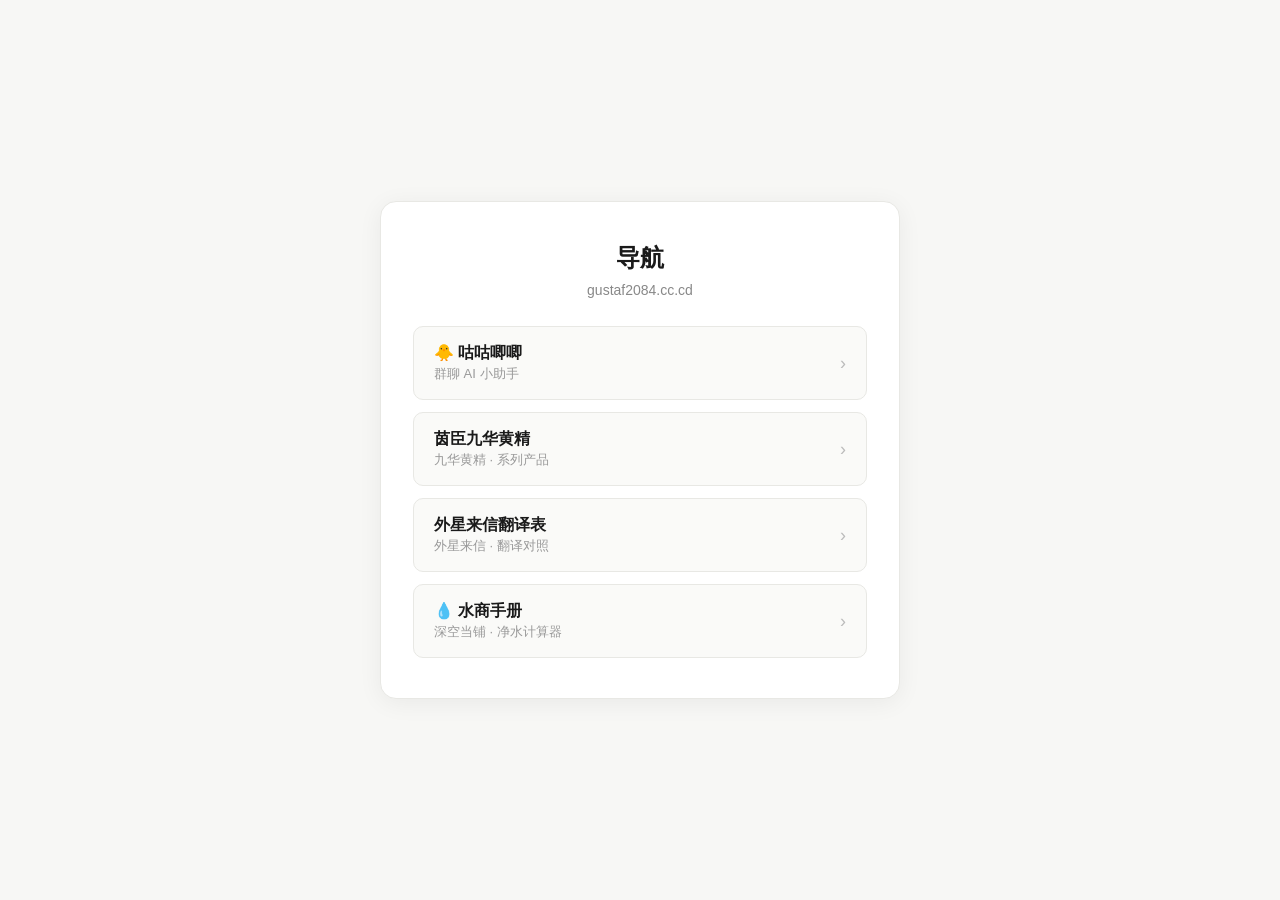
<file: index.html>
<!DOCTYPE html>
<html lang="zh-CN">
<head>
<meta charset="UTF-8">
<meta name="viewport" content="width=device-width, initial-scale=1.0">
<title>导航 · gustaf2084.cc.cd</title>
<style>
  * { box-sizing: border-box; margin: 0; padding: 0; }
  body {
    font-family: -apple-system, BlinkMacSystemFont, "Segoe UI", "PingFang SC", "Hiragino Sans GB", "Microsoft YaHei", sans-serif;
    background: #f7f7f5;
    color: #1a1a1a;
    min-height: 100vh;
    display: flex;
    align-items: center;
    justify-content: center;
    padding: 24px;
  }
  .card {
    background: #fff;
    border: 1px solid #e8e8e4;
    border-radius: 16px;
    max-width: 520px;
    width: 100%;
    padding: 40px 32px;
    box-shadow: 0 4px 24px rgba(0, 0, 0, 0.06);
  }
  h1 {
    font-size: 24px;
    font-weight: 700;
    text-align: center;
    margin-bottom: 8px;
  }
  .sub {
    text-align: center;
    font-size: 14px;
    color: #888;
    margin-bottom: 28px;
  }
  .links {
    display: flex;
    flex-direction: column;
    gap: 12px;
  }
  .links a {
    display: flex;
    align-items: center;
    justify-content: space-between;
    padding: 16px 20px;
    border-radius: 10px;
    font-size: 16px;
    text-decoration: none;
    color: #1a1a1a;
    background: #fafaf8;
    border: 1px solid #e8e8e4;
    transition: border-color 0.15s, background 0.15s;
  }
  .links a:hover {
    border-color: #ec8b4f;
    background: #fff9f0;
  }
  .links a .name { font-weight: 600; }
  .links a .desc { font-size: 13px; color: #999; }
  .links a .arrow { color: #bbb; font-size: 18px; }
</style>
</head>
<body>
  <div class="card">
    <h1>导航</h1>
    <div class="sub">gustaf2084.cc.cd</div>
    <div class="links">
      <a href="/gugujiji.html">
        <span>
          <span class="name">🐥 咕咕唧唧</span><br>
          <span class="desc">群聊 AI 小助手</span>
        </span>
        <span class="arrow">›</span>
      </a>
      <a href="/yinchen/">
        <span>
          <span class="name">茵臣九华黄精</span><br>
          <span class="desc">九华黄精 · 系列产品</span>
        </span>
        <span class="arrow">›</span>
      </a>
      <a href="/aliens/">
        <span>
          <span class="name">外星来信翻译表</span><br>
          <span class="desc">外星来信 · 翻译对照</span>
        </span>
        <span class="arrow">›</span>
      </a>
      <a href="/water-merchant-guide.html">
        <span>
          <span class="name">💧 水商手册</span><br>
          <span class="desc">深空当铺 · 净水计算器</span>
        </span>
        <span class="arrow">›</span>
      </a>
    </div>
  </div>
</body>
</html>
</file>
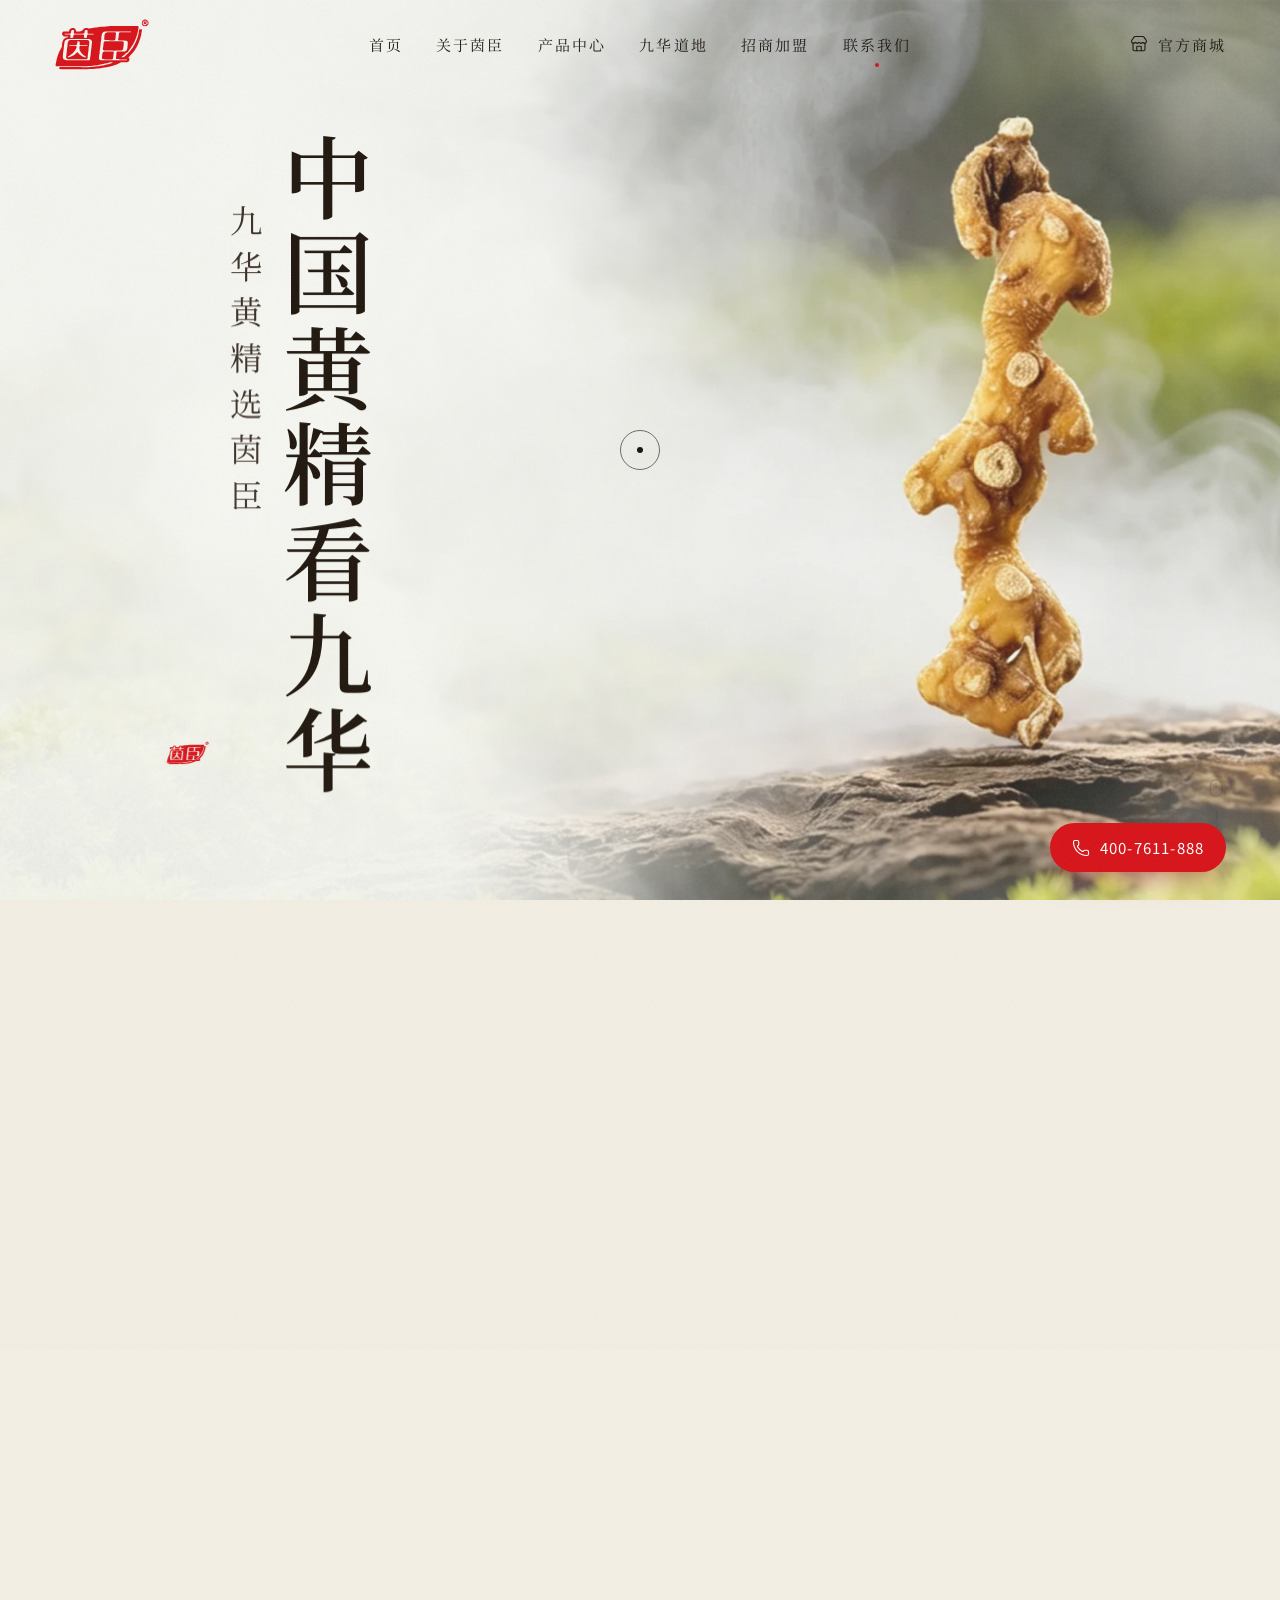
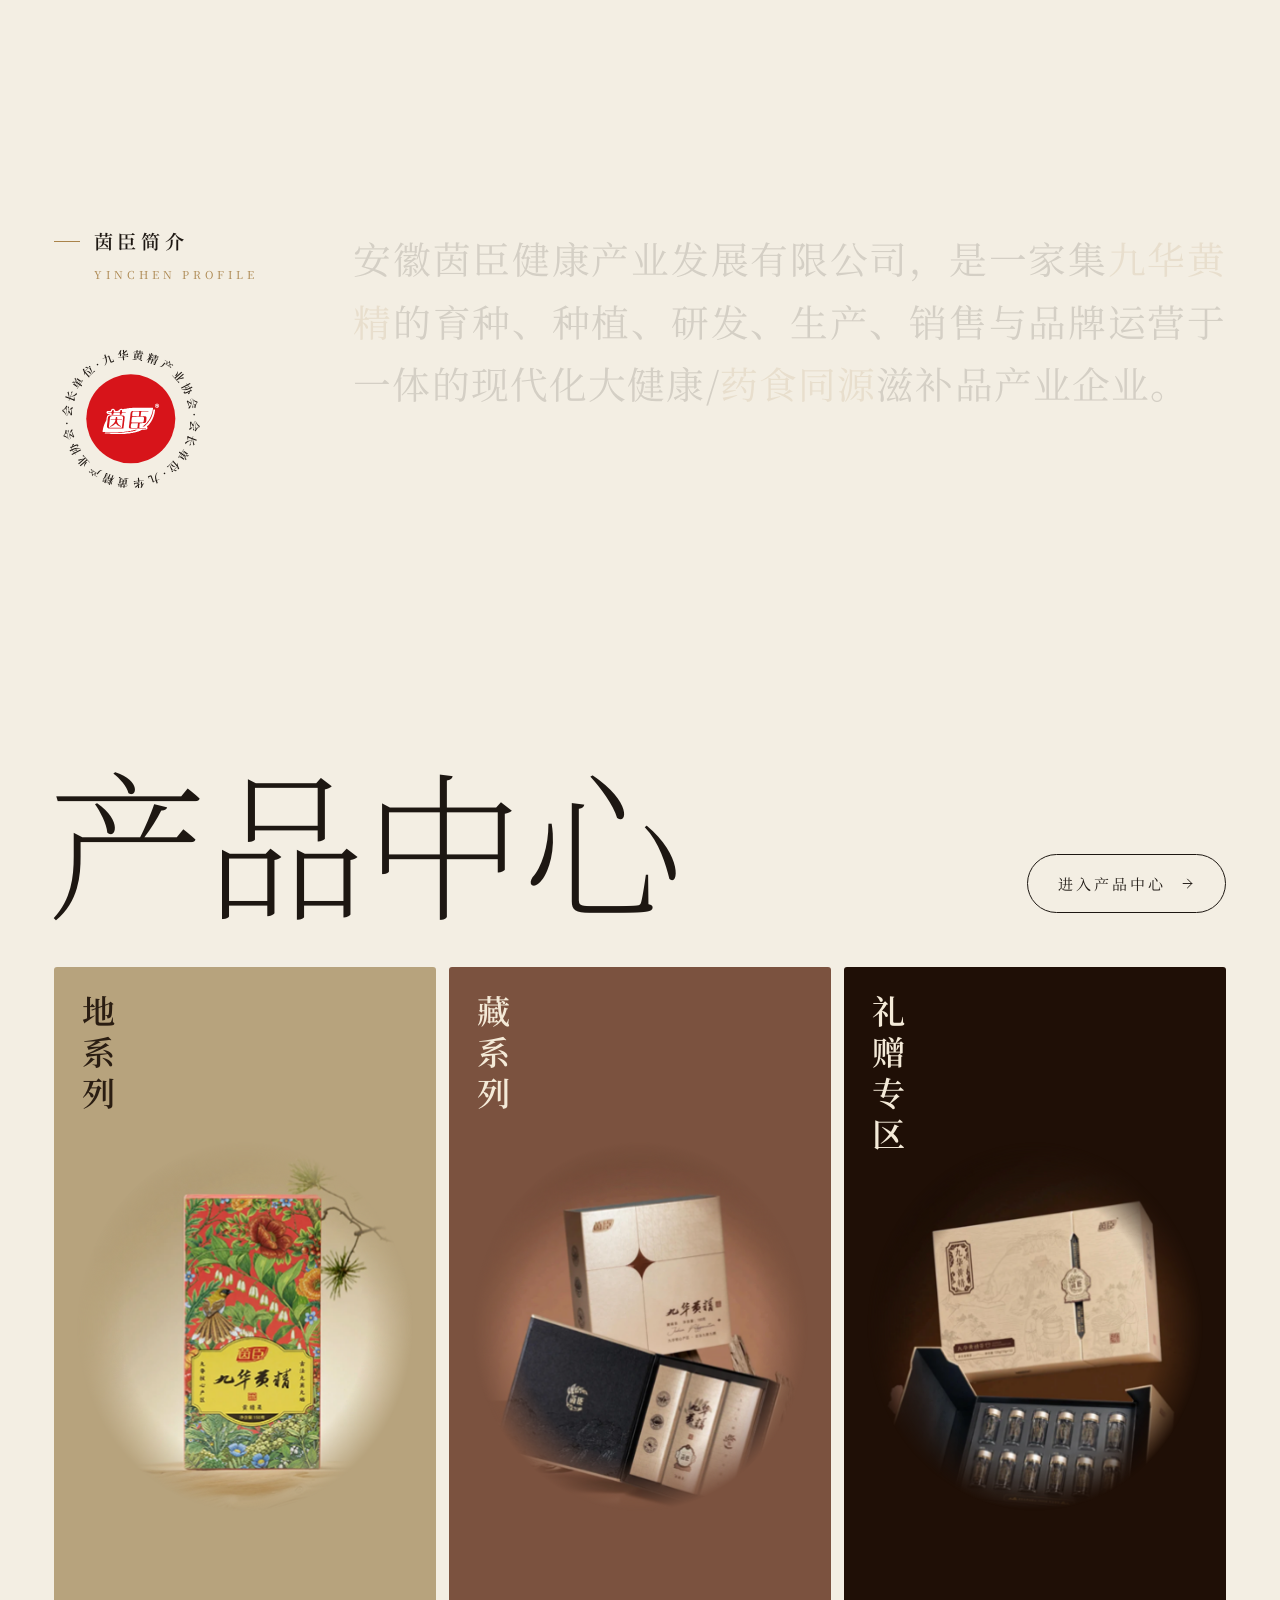
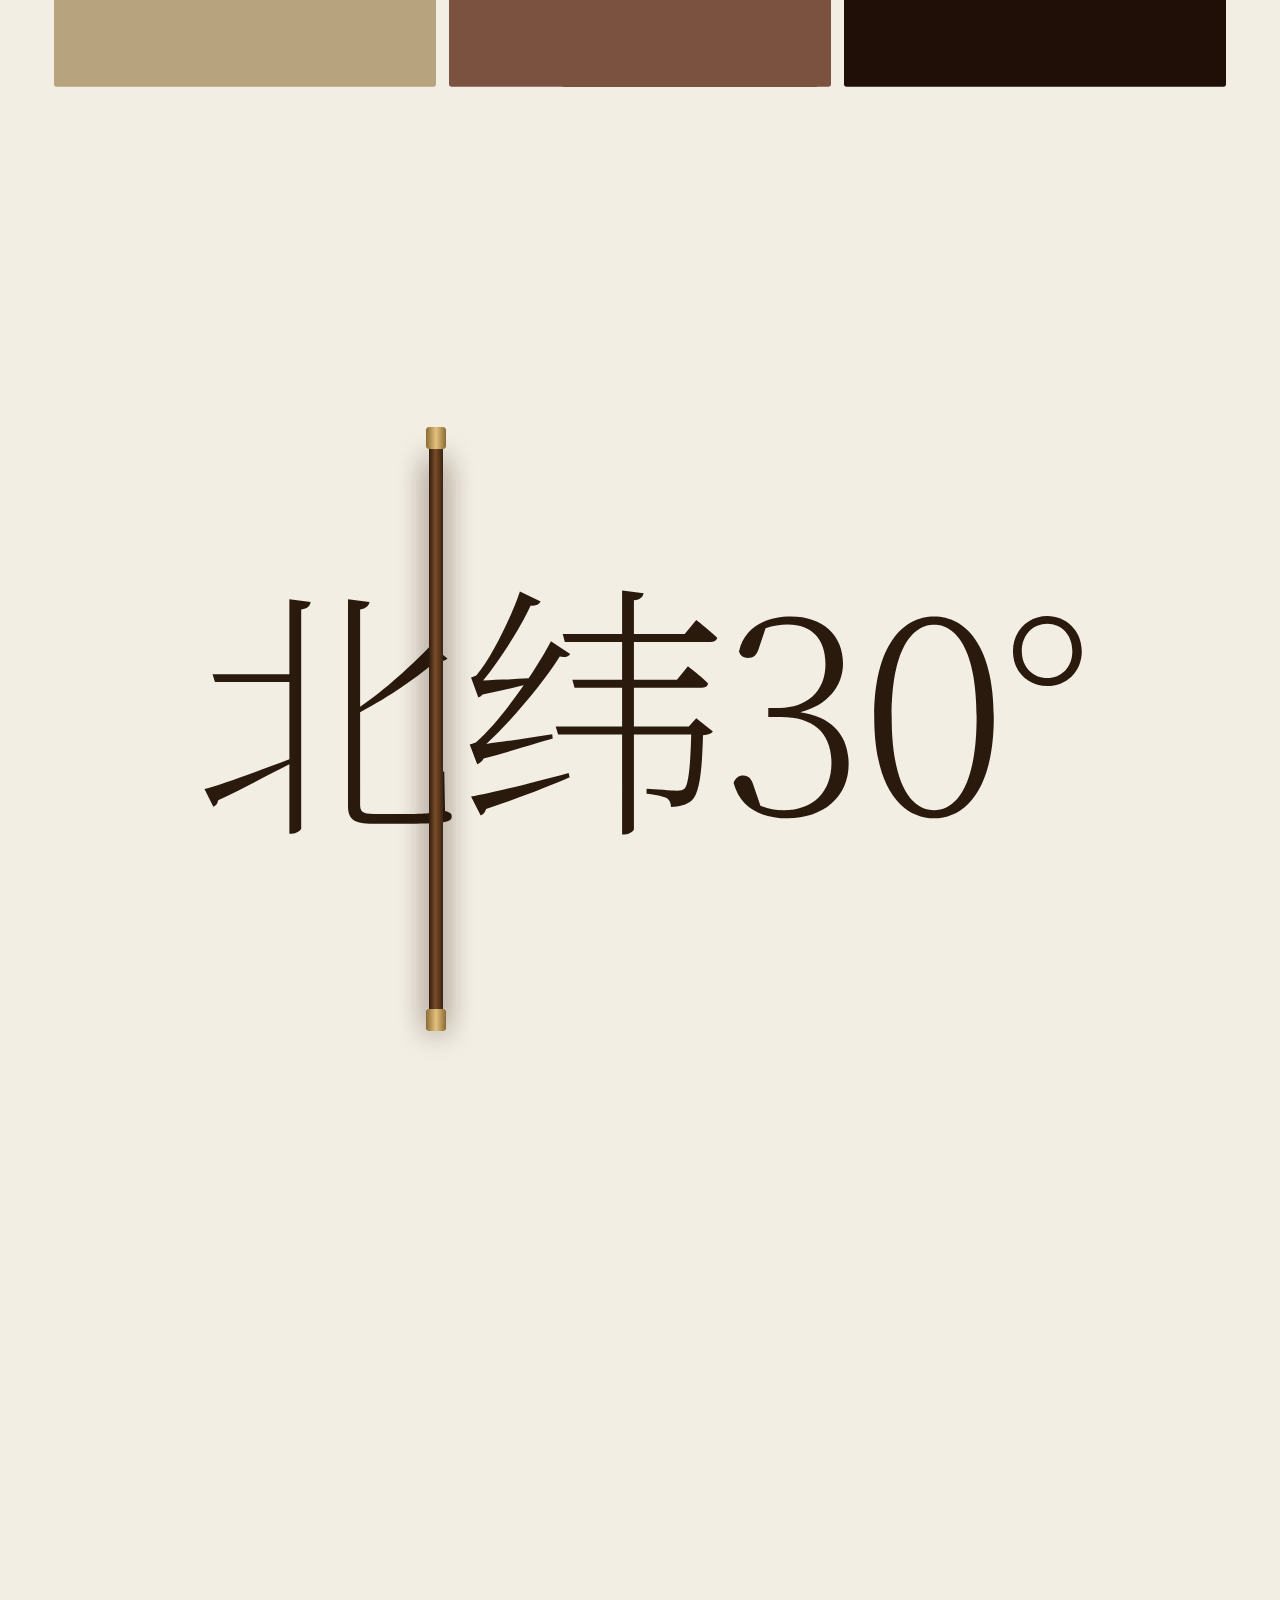
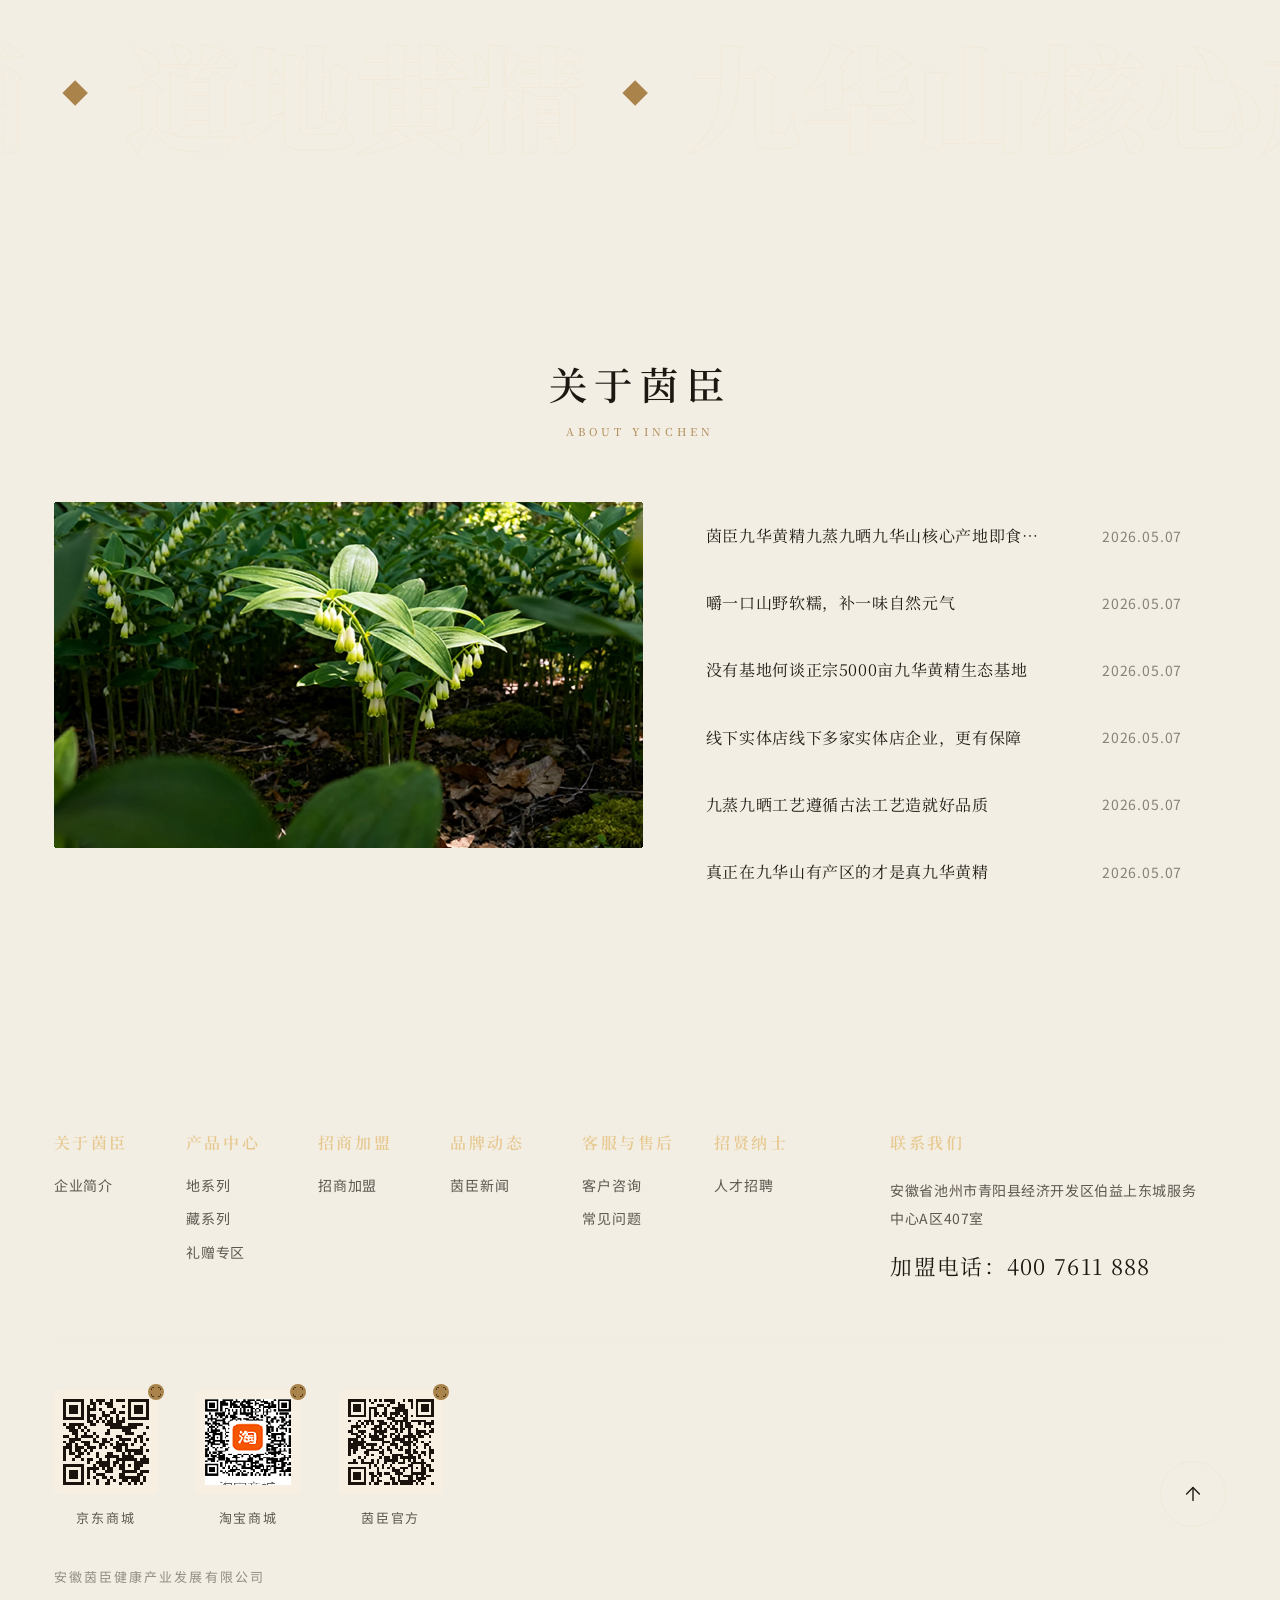
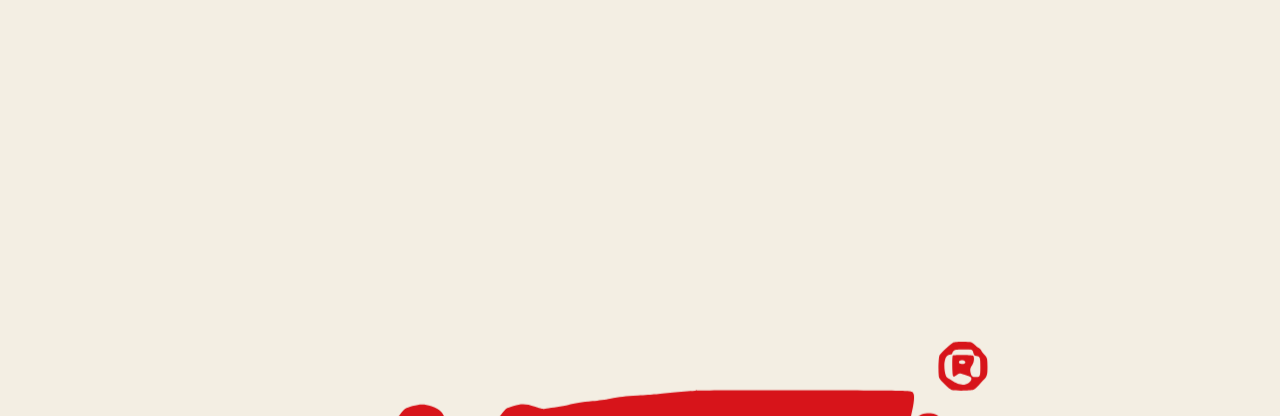
<file: yinchen/index.html>
<!doctype html>
<html lang="zh-CN">
<head>
  <meta charset="UTF-8" />
  <meta name="viewport" content="width=device-width, initial-scale=1.0, viewport-fit=cover" />
  <title>茵臣九华黄精</title>
  <meta name="description" content="安徽茵臣健康产业发展有限公司，是一家集九华黄精的育种、种植、研发、生产、销售与品牌运营于一体的现代化大健康/药食同源滋补品产业企业。" />
  <meta name="theme-color" content="#e9ece4" />
  <link rel="icon" href="./assets/logo-JFrGLCx4.svg" type="image/svg+xml" />
  <script type="module" crossorigin src="./assets/index-BYWgI2ns.js"></script>
  <link rel="stylesheet" crossorigin href="./assets/style-xWEHy9t5.css">
</head>
<body class="is-loading">
  <svg width="0" height="0" style="position:absolute" aria-hidden="true"><symbol id="logo" viewBox="0 0 1201 661"><path fill="currentColor" fill-rule="evenodd" d="M 1124.790 21.295 C 1121.220 22.883, 1104.252 38.540, 1101.872 42.443 C 1099.732 45.952, 1099.079 75.446, 1101.027 80.572 C 1102.630 84.788, 1118.237 99.921, 1122.134 101.039 C 1127.420 102.554, 1154.466 102.254, 1158.282 100.636 C 1160.052 99.887, 1164.147 96.399, 1167.382 92.886 C 1170.618 89.374, 1174.749 84.923, 1176.564 82.996 C 1181.307 77.958, 1182 75.280, 1182 62 C 1182 48.602, 1181.572 46.931, 1176.860 41.942 C 1175.012 39.986, 1172.726 36.935, 1171.780 35.163 C 1170.833 33.391, 1168.614 31.167, 1166.847 30.220 C 1165.081 29.274, 1162.255 27.060, 1160.568 25.299 C 1158.880 23.538, 1156.233 21.626, 1154.685 21.049 C 1150.797 19.600, 1128.183 19.786, 1124.790 21.295 M 1125.254 35.655 C 1124.014 36.895, 1123 38.574, 1123 39.387 C 1123 40.837, 1122.250 41.203, 1116.779 42.419 C 1109.893 43.949, 1107.488 61.803, 1112.151 76.773 C 1112.887 79.136, 1114.328 80.627, 1117.335 82.136 C 1119.626 83.285, 1122.400 85.041, 1123.500 86.038 C 1126.454 88.715, 1135.918 92.169, 1140.501 92.244 C 1147.182 92.353, 1155 87.064, 1155 82.434 C 1155 79.557, 1154.074 78.986, 1143.836 75.550 C 1135.583 72.780, 1135.061 72.722, 1132.836 74.328 C 1125.241 79.809, 1125.888 79.567, 1124.379 77.503 C 1122.850 75.412, 1122.357 45.561, 1123.813 43.268 C 1124.750 41.793, 1156.557 42.157, 1158.060 43.660 C 1160.473 46.073, 1159.481 54.558, 1156.210 59.497 C 1152.810 64.630, 1152.388 67.258, 1154.023 73.142 C 1155.358 77.951, 1156.957 79.113, 1162.522 79.324 C 1169.475 79.588, 1170 78.372, 1170 62 C 1170 46.535, 1169.471 45.087, 1163.464 44.110 C 1159.964 43.541, 1159.490 43.096, 1158.546 39.488 C 1156.791 32.787, 1157.262 32.963, 1141.690 33.193 C 1128.454 33.388, 1127.357 33.552, 1125.254 35.655 M 1134.972 52.533 C 1132.810 55.139, 1135.016 57.525, 1139.455 57.380 C 1144.019 57.231, 1145.895 55.647, 1144.376 53.222 C 1142.900 50.866, 1136.731 50.414, 1134.972 52.533 M 691.792 102.019 C 682.603 102.500, 665.953 103.843, 654.792 105.004 C 643.632 106.165, 630.450 107.525, 625.500 108.027 C 620.550 108.528, 607.500 109.422, 596.500 110.015 C 573.813 111.237, 566.485 112.093, 549.500 115.502 C 542.900 116.827, 529.850 118.614, 520.500 119.474 C 502.115 121.165, 490.491 123.039, 479.500 126.085 C 475.650 127.152, 467.325 128.705, 461 129.536 C 454.675 130.367, 446.800 131.540, 443.500 132.142 C 437.764 133.189, 436.927 133.056, 424.466 129.118 C 408.047 123.931, 401.787 123.730, 387.808 127.945 C 382.478 129.552, 377.240 131.336, 376.168 131.910 C 373.880 133.134, 365.907 143.096, 360.739 151.186 C 356.490 157.837, 355.535 158.452, 347.066 159.988 C 343.429 160.648, 337.202 162.943, 332.592 165.323 L 324.500 169.500 303.921 169.835 C 276.365 170.284, 274 169.279, 274 157.116 C 274 142.785, 266.145 133.062, 250.525 128.059 C 238.183 124.105, 231.721 124.086, 218.561 127.963 C 206.671 131.466, 205.177 132.484, 197.735 142.152 C 191.966 149.645, 191.756 150.186, 189.435 163.500 C 188.371 169.610, 189.251 169.454, 152.832 170.001 C 114.812 170.573, 117.029 170.093, 107.832 179.737 C 93.738 194.514, 99.361 216.137, 120.533 228.581 L 125.500 231.500 150.090 231.500 C 176.325 231.500, 178.451 231.875, 177.798 236.387 C 177.381 239.275, 173.447 240.962, 167 241.018 C 152.527 241.143, 127.375 255.426, 119.860 267.788 C 118.618 269.830, 116.366 273.075, 114.854 275 C 113.276 277.010, 111.185 281.905, 109.942 286.500 C 108.752 290.900, 106.762 297.650, 105.521 301.500 C 102.725 310.167, 101.258 320.848, 100.041 341.407 C 99.196 355.684, 98.826 357.835, 96.431 362.407 C 94.963 365.208, 92.216 370.601, 90.325 374.390 C 88.434 378.180, 85.822 382.680, 84.520 384.390 C 83.218 386.101, 81.199 390.054, 80.033 393.175 C 78.867 396.296, 76.731 400.571, 75.286 402.675 C 73.841 404.779, 71.413 409.812, 69.890 413.860 C 68.366 417.909, 65.975 422.950, 64.576 425.064 C 63.177 427.178, 61.181 431.981, 60.140 435.737 C 59.099 439.494, 56.840 445.355, 55.119 448.764 C 53.399 452.172, 51.095 458.803, 50 463.500 C 48.905 468.197, 46.624 474.782, 44.932 478.134 C 43.049 481.865, 41.097 488.231, 39.900 494.544 C 38.825 500.217, 36.623 508.065, 35.006 511.984 C 32.087 519.064, 30.751 525.006, 29.492 536.500 C 29.131 539.800, 27.339 548.350, 25.510 555.500 C 19.611 578.567, 18.454 595.091, 22.415 599.694 L 24.829 602.500 54.165 602.665 C 358.471 604.380, 437.370 603.252, 484.500 596.512 C 493.850 595.175, 506.450 593.581, 512.500 592.970 C 536.532 590.543, 547.943 588.919, 557.725 586.535 C 563.348 585.164, 574.854 583.136, 583.293 582.027 C 591.732 580.918, 603.078 578.678, 608.507 577.048 C 613.936 575.418, 621.780 573.593, 625.939 572.993 C 640.369 570.910, 645.546 569.797, 654.315 566.889 C 659.163 565.282, 667.713 563.250, 673.315 562.373 C 678.917 561.497, 688.123 559.243, 693.774 557.364 C 703.894 553.999, 704.274 553.952, 719.261 554.224 C 731.843 554.452, 734.524 554.759, 734.758 556 C 735.158 558.120, 712.365 568.532, 704.106 570.002 C 700.589 570.628, 693.430 572.690, 688.197 574.584 C 682.964 576.479, 673.692 578.920, 667.592 580.011 C 661.491 581.101, 652.324 583.349, 647.221 585.006 C 642.117 586.663, 631.959 588.885, 624.648 589.943 C 617.337 591.001, 607.751 592.787, 603.345 593.912 C 589.417 597.468, 581.411 598.924, 569.792 600.014 C 563.582 600.597, 548.600 602.608, 536.500 604.484 C 511.617 608.341, 502.951 609.199, 460 612.057 C 443.225 613.174, 422.975 614.603, 415 615.234 C 395.406 616.784, 322.483 616.579, 205 614.645 C 75.356 612.510, 75.740 612.506, 71.815 615.809 C 66.482 620.297, 63.266 630.308, 65.467 635.575 C 68.093 641.860, 55.904 641.500, 266 641.500 C 470.124 641.500, 469.643 641.510, 506.652 636.493 C 516.826 635.113, 535.578 633.301, 548.325 632.464 C 573.284 630.827, 578.099 630.232, 596.500 626.508 C 603.100 625.172, 612.775 623.592, 618 622.997 C 638.886 620.618, 643.916 619.779, 654 616.990 C 659.775 615.394, 667.650 613.599, 671.500 613.003 C 687.334 610.551, 691.855 609.548, 699.274 606.841 C 703.555 605.278, 710.981 603.318, 715.778 602.484 C 726.356 600.644, 726.783 600.521, 735.260 596.848 C 738.978 595.237, 746.025 593.063, 750.921 592.017 C 755.817 590.971, 762.900 588.576, 766.661 586.696 C 770.422 584.815, 775.975 582.714, 779 582.026 C 782.025 581.338, 787.200 579.294, 790.500 577.484 C 793.800 575.674, 799.200 573.433, 802.500 572.504 C 805.800 571.575, 810.750 569.353, 813.500 567.566 C 816.250 565.779, 820.300 563.735, 822.500 563.025 C 824.700 562.315, 829.650 560.107, 833.500 558.118 L 840.500 554.502 876.521 553.844 C 923.852 552.979, 925.536 552.618, 936.414 540.988 C 946.706 529.985, 947.186 510.506, 937.401 500.903 C 930.142 493.778, 930.365 493.284, 949.020 475.235 C 957.831 466.710, 968.068 456.118, 971.770 451.697 C 985.313 435.521, 987.080 433.365, 992.737 426.104 C 999.941 416.858, 1006.820 407.153, 1011.264 399.964 C 1013.146 396.920, 1016.298 392.316, 1018.269 389.734 C 1020.240 387.153, 1022.165 384.019, 1022.547 382.770 C 1022.930 381.522, 1024.779 378.339, 1026.657 375.698 C 1028.534 373.057, 1031.153 368.451, 1032.475 365.461 C 1033.797 362.472, 1035.996 358.558, 1037.363 356.763 C 1038.729 354.968, 1040.848 350.800, 1042.071 347.500 C 1043.294 344.200, 1045.512 339.700, 1047.001 337.500 C 1048.489 335.300, 1050.502 331.025, 1051.473 328 C 1052.444 324.975, 1054.949 319.350, 1057.038 315.500 C 1059.128 311.650, 1061.581 305.575, 1062.490 302 C 1063.399 298.425, 1065.465 293.137, 1067.081 290.249 C 1068.697 287.360, 1070.933 281.076, 1072.051 276.283 C 1073.168 271.491, 1075.601 264.179, 1077.458 260.035 C 1079.474 255.534, 1081.304 249.279, 1082.003 244.500 C 1082.646 240.100, 1084.894 231.325, 1086.999 225 C 1089.777 216.653, 1091.143 210.347, 1091.983 202 C 1092.619 195.675, 1094.479 184.730, 1096.115 177.679 C 1100.097 160.520, 1101.490 149.321, 1100.093 145.702 C 1096.793 137.153, 1068.546 138.031, 1065.164 146.788 C 1064.587 148.280, 1062.781 160.300, 1061.148 173.500 C 1058.917 191.539, 1057.418 199.869, 1055.111 207.039 C 1053.423 212.285, 1051.102 221.285, 1049.953 227.039 C 1048.805 232.793, 1046.362 240.875, 1044.525 245 C 1042.688 249.125, 1040.656 255.200, 1040.011 258.500 C 1039.366 261.800, 1037.259 267.650, 1035.328 271.500 C 1033.397 275.350, 1030.748 281.881, 1029.440 286.013 C 1028.132 290.146, 1025.937 295.052, 1024.562 296.916 C 1023.187 298.780, 1021.117 303.144, 1019.962 306.615 C 1018.807 310.085, 1016.702 314.628, 1015.284 316.712 C 1013.865 318.795, 1011.435 323.324, 1009.883 326.776 C 1008.330 330.228, 1005.790 334.953, 1004.237 337.276 C 1002.684 339.599, 1000.846 342.850, 1000.152 344.500 C 999.458 346.150, 996.949 350.425, 994.576 354 C 992.203 357.575, 989.050 362.525, 987.570 365 C 986.090 367.475, 982.446 372.875, 979.473 377 C 976.499 381.125, 972.044 387.425, 969.572 391 C 954.759 412.424, 934.926 433.786, 899.935 466.008 C 873.765 490.107, 871.839 491.250, 857.170 491.403 C 849.179 491.486, 847.647 491.235, 846.487 489.650 C 844.543 486.993, 846.231 483.986, 851.299 481.078 C 859.497 476.376, 870.974 467.340, 887.589 452.507 C 898.048 443.169, 908.147 435.489, 913.733 432.624 C 918.896 429.977, 929.789 418.069, 933.057 411.500 C 936.143 405.298, 942.122 396.679, 952.500 383.476 C 955.800 379.277, 959.625 373.920, 961 371.571 C 962.375 369.222, 964.850 365.548, 966.500 363.407 C 971.602 356.788, 980.002 343.930, 982.690 338.625 C 984.099 335.844, 986.528 331.979, 988.086 330.035 C 989.645 328.091, 991.580 324.625, 992.387 322.333 C 993.193 320.041, 995.426 315.879, 997.349 313.084 C 999.271 310.289, 1001.376 306.314, 1002.027 304.251 C 1002.677 302.188, 1004.915 297.575, 1007 294 C 1009.085 290.425, 1011.334 285.700, 1011.999 283.500 C 1012.663 281.300, 1014.935 276.087, 1017.047 271.916 C 1019.160 267.744, 1021.431 262.119, 1022.094 259.416 C 1022.758 256.712, 1024.819 251.452, 1026.675 247.727 C 1028.530 244.001, 1030.950 237.156, 1032.053 232.514 C 1033.155 227.873, 1035.443 220.820, 1037.136 216.841 C 1038.829 212.862, 1041.055 204.857, 1042.082 199.053 C 1043.109 193.249, 1045.304 184.497, 1046.961 179.604 C 1048.666 174.567, 1050.647 165.535, 1051.528 158.786 C 1052.384 152.230, 1054.415 141.295, 1056.042 134.487 C 1059.106 121.665, 1059.866 110.486, 1057.920 106.850 C 1055.116 101.610, 1063.059 101.849, 879.069 101.484 C 785.256 101.298, 700.982 101.539, 691.792 102.019 M 224.401 152.843 C 216.912 156.358, 213.403 163.458, 212.410 177.106 C 211.055 195.749, 211.957 195.361, 168.500 196 C 149.800 196.275, 133.938 196.864, 133.250 197.309 C 131.251 198.603, 131.799 201.889, 134.455 204.545 L 136.909 207 166.089 207 C 197.957 207, 201.541 207.477, 205.559 212.253 C 208.374 215.597, 208.600 218.821, 206.584 226.856 C 203.648 238.559, 203.590 242.412, 206.304 245.567 C 208.725 248.382, 208.924 248.424, 221.692 248.822 C 239.349 249.372, 239.627 249.143, 241.563 232.478 C 243.432 216.388, 243.612 215.756, 247.296 212.285 C 252.885 207.022, 253.158 207, 311.937 207 L 366.576 207 371.029 209.250 C 377.860 212.702, 378.813 215.229, 376.658 224.173 C 374.092 234.818, 373.516 243.099, 375.187 245.305 C 377.075 247.798, 382.869 248.948, 393.685 248.976 C 408.975 249.016, 409.418 248.564, 411.602 230.715 C 413.384 216.154, 415.021 212.444, 421.077 209.240 C 425.487 206.908, 425.601 206.902, 460.159 207.066 C 479.222 207.156, 495.310 206.927, 495.909 206.556 C 497.139 205.796, 497.354 201.076, 496.235 199.400 C 494.170 196.307, 490.766 196, 458.582 196 L 426.032 196 422.766 193.071 L 419.500 190.141 419.796 174.610 C 420.206 153.088, 418.797 150.983, 404 151.028 C 389.890 151.070, 383.774 158.651, 382.129 178.138 C 380.561 196.719, 385.472 195.434, 314.644 195.796 C 250.919 196.121, 253.802 196.384, 250.469 189.939 C 249.155 187.398, 249.010 184.693, 249.591 173.501 C 250.595 154.134, 249.249 151.934, 236 151.286 C 230.129 150.999, 227.610 151.338, 224.401 152.843 M 638 170.397 C 622.901 173.018, 620.621 174.156, 610.940 183.895 L 603.380 191.500 599.572 204.345 C 594.946 219.950, 593.462 229.441, 592.018 252.675 C 590.770 272.749, 589.894 279.891, 586.397 298.500 C 585.053 305.650, 583.515 317.125, 582.979 324 C 580.689 353.341, 579.747 362.020, 577.468 374.779 C 574.161 393.295, 573.231 400.923, 572.016 419.500 C 570.761 438.679, 569.678 447.447, 566.519 464 C 561.847 488.476, 560.825 512.056, 564.224 516.910 C 566.868 520.684, 577.032 527.912, 580.832 528.720 C 582.849 529.149, 657.644 529.500, 747.043 529.500 C 902.301 529.500, 909.710 529.419, 912.353 527.687 C 914.431 526.326, 915.043 525.211, 914.810 523.211 C 914.206 518.019, 914.351 518.031, 848.315 518.015 C 783.838 517.999, 783.721 517.991, 778.773 513.271 C 774.365 509.066, 773.615 505.262, 775.421 496.272 C 777.867 484.099, 778.805 475.895, 780.002 456.222 C 782.317 418.160, 780.110 420.040, 822.616 419.923 C 837.952 419.881, 858.646 419.530, 868.602 419.144 L 886.704 418.442 895.102 413.618 C 906.303 407.185, 908.150 405.145, 912.878 393.985 C 917.456 383.179, 918.557 377.072, 919.983 354.570 C 920.539 345.808, 921.722 332.984, 922.614 326.072 C 925.800 301.365, 921.727 290.228, 907.136 283.745 C 902.288 281.590, 872.686 280.128, 832.218 280.043 C 800.897 279.977, 799.373 278.414, 804.868 252 C 807.511 239.294, 808.761 229.436, 809.989 211.629 C 811.067 195.982, 812.674 190.158, 817.299 185.134 C 822.604 179.371, 820.748 179.515, 891.852 179.329 C 961.591 179.147, 962.438 179.087, 963.642 174.289 C 965.199 168.086, 976.608 168.514, 805.714 168.364 C 650.652 168.228, 650.488 168.230, 638 170.397 M 662 179.962 C 647.647 181.179, 642.371 185.350, 636.082 200.458 C 632.519 209.016, 631.516 215.258, 629.966 238.500 C 627.980 268.294, 628.348 270.622, 635.841 275.672 C 641.788 279.680, 646.741 280, 702.733 280 C 754.414 280, 756.520 279.927, 760.521 277.990 C 768.181 274.282, 769.778 268.033, 772.021 233 C 772.601 223.925, 773.734 212.342, 774.538 207.261 C 777.116 190.966, 776.058 185.281, 769.734 181.456 C 766.652 179.592, 764.247 179.494, 718.500 179.371 C 692.100 179.300, 666.675 179.566, 662 179.962 M 183.832 263.115 C 165.221 264.361, 149.457 271.639, 140.756 283 C 137.337 287.465, 134.423 292.523, 133.556 295.500 C 131.361 303.037, 124.087 348.911, 123.011 362 C 122.491 368.325, 121.576 379.555, 120.977 386.956 C 120.378 394.357, 118.562 407.338, 116.942 415.802 C 114.017 431.084, 113.072 439.785, 110.997 470.500 C 108.630 505.546, 112.913 515.109, 134.708 523.452 C 142.459 526.418, 146.475 527.310, 155.412 528.050 C 170.627 529.309, 438.467 529.276, 443 528.015 C 448.801 526.401, 448.849 526.233, 452.017 497 C 452.642 491.225, 453.808 483.367, 454.608 479.538 C 457.313 466.586, 458.913 453.569, 460.024 435.500 C 460.632 425.600, 462.260 410.975, 463.642 403 C 467.844 378.744, 468.771 371.955, 469.444 360.500 C 470.530 342.016, 471.984 328.063, 474.127 315.571 C 476.475 301.885, 476.203 298.428, 471.825 286.330 C 468.295 276.574, 466.130 274.379, 453.960 268.215 C 446.188 264.279, 444.606 263.859, 434.500 263.042 C 422.140 262.042, 198.868 262.108, 183.832 263.115 M 202.621 276.103 C 186.348 280.741, 183.678 283.007, 176.553 298.230 C 171.671 308.661, 171.621 308.933, 169.454 336.500 C 168.590 347.500, 166.355 365.500, 164.488 376.500 C 162.452 388.492, 160.667 403.507, 160.029 414 C 159.348 425.198, 157.496 440.316, 154.887 455.982 C 149.442 488.676, 149.582 492.774, 156.500 502.897 C 161.934 510.850, 165.016 512.988, 174.680 515.505 C 179.610 516.789, 196.316 517, 293.014 517 L 405.607 517 410.743 514.441 C 419.475 510.089, 419.646 509.403, 422.962 465.500 C 423.503 458.350, 425.047 446.650, 426.395 439.500 C 429.803 421.423, 430.836 413.019, 431.992 394 C 433.107 375.635, 434.025 368.284, 437.486 350 C 442.862 321.596, 443.454 297.126, 438.962 289 C 435.899 283.461, 429.100 278.729, 420.296 276.010 C 410.284 272.917, 213.501 273.002, 202.621 276.103 M 703 290.966 C 628.612 291.563, 633.833 291.015, 626.630 298.988 C 621.512 304.652, 621.115 306.106, 619.964 323.348 C 618.785 341.015, 617.785 348.771, 614.417 366.373 C 613.063 373.454, 611.852 382.917, 611.727 387.402 C 611.438 397.800, 612.782 400.053, 621.833 404.341 L 628.500 407.500 700 408.075 C 739.325 408.392, 787.700 408.360, 807.500 408.005 L 843.500 407.360 850.120 404.229 C 859.794 399.653, 861.257 397.431, 864.958 381.680 C 869.375 362.880, 870.786 352.527, 872.154 328.889 L 873.346 308.279 870.923 303.397 C 868.105 297.720, 862.633 293.585, 856 292.122 C 850.011 290.801, 784.810 290.308, 703 290.966 M 294.932 293.854 C 292.851 295.539, 292.525 297.097, 291.337 311.042 C 289.902 327.887, 288.047 333.544, 282.678 337.448 C 279.957 339.427, 278.239 339.518, 234.580 340 C 186.800 340.528, 186 340.612, 186 345.099 C 186 346.119, 187.217 347.752, 188.705 348.727 C 191.176 350.346, 195.141 350.518, 234.322 350.712 C 287.170 350.972, 284.283 350.037, 282.239 366.233 C 281.352 373.256, 280.375 376.425, 277.524 381.524 C 275.545 385.061, 273.323 389.653, 272.584 391.728 C 269.083 401.565, 251.645 424.381, 236.950 438.353 C 227.188 447.634, 223.980 450.194, 208.793 460.815 C 205.400 463.188, 201.021 466.398, 199.062 467.949 C 197.103 469.499, 193.769 471.490, 191.653 472.373 C 185.772 474.828, 173.060 483.019, 171.970 485.057 C 168.156 492.182, 174.287 496.285, 183.188 492.566 C 185.076 491.777, 189.741 490.408, 193.554 489.524 C 197.368 488.639, 202.895 486.557, 205.838 484.896 C 208.780 483.236, 213.958 481.016, 217.344 479.965 C 220.730 478.913, 225.291 476.829, 227.480 475.334 C 229.669 473.839, 234.394 471.107, 237.980 469.264 C 251.092 462.525, 261.874 454.171, 276.132 439.706 C 290.185 425.448, 295.946 424.080, 301.311 433.726 C 307.011 443.973, 326.040 462.793, 338.097 470.108 C 341.069 471.911, 344.850 474.388, 346.500 475.613 C 348.150 476.838, 352.568 478.993, 356.318 480.401 C 360.067 481.809, 364.302 483.879, 365.728 485.001 C 367.154 486.122, 371.511 487.964, 375.410 489.094 C 379.310 490.225, 385.079 492.067, 388.230 493.189 C 394.648 495.474, 396.144 495.236, 398.561 491.548 C 401.463 487.118, 399.282 484.251, 386.735 476.005 C 358.279 457.304, 340.792 438.415, 327.065 411.551 C 321.379 400.424, 320.817 398.704, 318.892 386.551 C 315.882 367.540, 317.390 355.002, 323.051 351.973 C 324.684 351.099, 337.103 350.825, 369.968 350.938 C 412.329 351.084, 414.786 350.994, 416.983 349.215 C 419.652 347.053, 419.263 342.830, 416.259 341.360 C 415.291 340.887, 394.548 340.275, 370.162 340 L 325.825 339.500 323.275 336.534 C 320.767 333.618, 320.738 333.399, 321.549 323.534 C 323.254 302.786, 322.046 297.323, 314.966 293.752 C 310.033 291.263, 298.056 291.324, 294.932 293.854 M 621.685 420.968 C 613.474 422.557, 610.032 427.252, 606.512 441.666 C 602.952 456.245, 601.024 470.683, 600.393 487.500 C 599.694 506.108, 600.356 507.827, 610.103 512.697 C 620.395 517.839, 622.348 518, 674.581 518 C 727.108 518, 726.275 518.079, 733.697 512.417 C 739.818 507.748, 739.884 507.436, 743.041 467.811 C 743.640 460.282, 745.019 449.932, 746.104 444.811 C 750.137 425.784, 750.037 424.827, 743.715 421.957 C 739.713 420.141, 736.615 420.049, 682.500 420.137 C 651.150 420.188, 623.783 420.562, 621.685 420.968"/></symbol></svg>

  <!-- 开场：Logo 自云雾中显现 -->
  <div class="loader" aria-hidden="true">
    <div class="loader__mist"></div>
    <svg class="loader__logo"><use href="#logo" /></svg>
    <div class="loader__bar"><span></span></div>
  </div>

  <div class="grain" aria-hidden="true"></div>

  <div class="cursor" aria-hidden="true">
    <div class="cursor__ring"><i data-lucide="arrow-up-right" class="cursor__icon cursor__icon--link"></i><i data-lucide="move" class="cursor__icon cursor__icon--drag"></i></div>
    <div class="cursor__dot"></div>
  </div>

  <!-- 九蒸九晒：随滚动逐格“蒸晒”的进度 -->
  <nav class="steam" aria-label="页面进度">
    <button class="steam__step" aria-label="1"></button>
    <button class="steam__step" aria-label="2"></button>
    <button class="steam__step" aria-label="3"></button>
    <button class="steam__step" aria-label="4"></button>
    <button class="steam__step" aria-label="5"></button>
    <button class="steam__step" aria-label="6"></button>
    <button class="steam__step" aria-label="7"></button>
    <button class="steam__step" aria-label="8"></button>
    <button class="steam__step" aria-label="9"></button>
  </nav>

  <header class="header" data-theme="light">
    <a class="header__logo" href="#home" aria-label="茵臣" data-cursor="link"><svg><use href="#logo" /></svg></a>
    <nav class="header__nav" aria-label="主导航">
      <a href="#home" data-roll>首页</a>
      <a href="#profile" data-roll>关于茵臣</a>
      <a href="#products" data-roll>产品中心</a>
      <a href="#origin" data-roll>九华道地</a>
      <a href="#join" data-roll>招商加盟</a>
      <a href="#contact" data-roll>联系我们</a>
    </nav>
    <a class="header__mall" href="#" data-link="mall" data-roll data-magnetic><i data-lucide="store"></i><span>官方商城</span></a>
    <button class="header__menu" aria-label="菜单" aria-expanded="false"><i data-lucide="menu"></i></button>
  </header>

  <div class="menu" aria-hidden="true">
    <nav class="menu__nav" aria-label="移动导航">
      <a href="#home">首页</a>
      <a href="#profile">关于茵臣</a>
      <a href="#products">产品中心</a>
      <a href="#origin">九华道地</a>
      <a href="#join">招商加盟</a>
      <a href="#contact">联系我们</a>
    </nav>
    <div class="menu__foot">
      <a href="#" data-link="mall"><i data-lucide="store"></i>官方商城</a>
      <a href="tel:4007611888"><i data-lucide="phone"></i>400-7611-888</a>
    </div>
    <button class="menu__close" aria-label="关闭"><i data-lucide="x"></i></button>
  </div>

  <a class="hotline" href="tel:4007611888" aria-label="热线电话：400-7611-888" data-magnetic>
    <i data-lucide="phone"></i><span>400-7611-888</span>
  </a>

  <main>
    <!-- 01 首屏 · 云雾 -->
    <section id="home" class="hero" data-theme="light" data-bg="#f3eee3">
      <div class="hero__media"><img src="./assets/hero-CEi28Iig.webp" alt="" width="1920" height="940" fetchpriority="high" /></div>
      <div class="hero__fog-css" aria-hidden="true"><span></span><span></span><span></span></div>
      <canvas class="hero__fog" aria-hidden="true"></canvas>
      <div class="hero__copy">
        <h1 class="hero__title" data-split>中国黄精看九华</h1>
        <p class="hero__sub" data-split>九华黄精选茵臣</p>
        <svg class="hero__seal" aria-hidden="true"><use href="#logo" /></svg>
      </div>
      <div class="hero__cue" aria-hidden="true"><i data-lucide="mouse"></i><span></span></div>
    </section>

    <!-- 02 茵臣简介 -->
    <section id="profile" class="profile" data-theme="light" data-bg="#f3eee3">
      <div class="profile__head">
        <h2 class="label"><span class="label__zh">茵臣简介</span><span class="label__en">YINCHEN PROFILE</span></h2>
      </div>
      <p class="profile__statement" data-scrub>安徽茵臣健康产业发展有限公司，是一家集<em>九华黄精</em>的育种、种植、研发、生产、销售与品牌运营于一体的现代化大健康/<em>药食同源</em>滋补品产业企业。</p>
      <div class="profile__seal">
        <svg class="seal" viewBox="0 0 200 200" aria-label="九华黄精产业协会·会长单位" role="img">
          <defs><path id="seal-ring" d="M100,100 m-78,0 a78,78 0 1,1 156,0 a78,78 0 1,1 -156,0" /></defs>
          <g class="seal__spin">
            <text><textPath href="#seal-ring" textLength="486">九华黄精产业协会·会长单位·九华黄精产业协会·会长单位·</textPath></text>
          </g>
          <circle cx="100" cy="100" r="58" class="seal__core" />
          <svg x="62" y="79" width="76" height="42"><use href="#logo" /></svg>
        </svg>
      </div>
    </section>

    <!-- 03 产品中心 -->
    <section id="products" class="products" data-theme="light" data-bg="#e6d7bb">
      <div class="products__head">
        <h2 class="products__title" data-split>产品中心</h2>
        <a class="btn" href="#" data-link="productCenter" data-magnetic data-cursor="link"><span>进入产品中心</span><i data-lucide="arrow-right"></i></a>
      </div>
      <div class="series">
        <a class="series__item" href="#" data-link="series.di" data-cursor="view" style="--tone:#b7a37d">
          <div class="series__media"><img src="./assets/series-di-erfDpqU_.webp" alt="地系列" width="776" height="852" loading="lazy" /></div>
          <h3 class="series__name">地系列</h3>
        </a>
        <a class="series__item" href="#" data-link="series.cang" data-cursor="view" style="--tone:#7b523f">
          <div class="series__media"><img src="./assets/series-cang-BHKv1qu3.webp" alt="藏系列" width="776" height="852" loading="lazy" /></div>
          <h3 class="series__name">藏系列</h3>
          <p class="series__note"><span>茵臣·藏系列</span><span>源自九华核心产区5000亩生态基地</span></p>
        </a>
        <a class="series__item" href="#" data-link="series.gift" data-cursor="view" style="--tone:#1f0f06">
          <div class="series__media"><img src="./assets/series-gift-BrcAC9Ui.webp" alt="礼赠专区" width="776" height="852" loading="lazy" /></div>
          <h3 class="series__name">礼赠专区</h3>
        </a>
      </div>
    </section>

    <!-- 04 九华道地 · 手卷 -->
    <section id="origin" class="origin" data-theme="light" data-bg="#dcc08c">
      <div class="origin__stage">
        <p class="origin__giant" aria-hidden="true">北纬30°</p>
        <div class="origin__scroll">
          <div class="origin__frame" data-cursor="drag">
            <div class="origin__pan">
              <div class="origin__zoom">
                <img src="./assets/map-DFiqhOIT.webp" alt="九华道地" width="1882" height="1438" loading="lazy" draggable="false" />
                <ul class="spots"></ul>
              </div>
            </div>
          </div>
          <span class="origin__rod origin__rod--l" aria-hidden="true"></span>
          <span class="origin__rod origin__rod--r" aria-hidden="true"></span>
        </div>
        <div class="origin__panel">
          <h2 class="label"><span class="label__zh">九华道地</span></h2>
          <div class="origin__layers">
          <div class="origin__layer origin__layer--text">
            <h3 class="origin__heading">北纬30°生态区<br />山水孕育道地黄精</h3>
            <p>九华黄精产自安徽池州青阳县，地处国家生态经济示范区。产区位于海拔300~1000米山地缓坡，土壤为肥沃的酸性黄壤；属北亚热带湿润季风气候，雨量充沛、四季分明。</p>
            <p>得天独厚的“山、水、土、气”孕育出多糖含量高出药典三倍以上的道地品质，获国家地理标志保护产品等多项认证。</p>
          </div>
          <div class="origin__layer origin__layer--stats" aria-hidden="true">
            <div class="stat"><span class="stat__k">海拔</span><span class="stat__v">300~1000</span><span class="stat__u">米</span></div>
            <div class="stat"><span class="stat__k">多糖含量高出药典</span><span class="stat__v">三倍以上</span></div>
            <ul class="elements"><li>山</li><li>水</li><li>土</li><li>气</li></ul>
            <p class="stamp">国家地理标志保护产品</p>
          </div>
          </div>
        </div>
      </div>
    </section>

    <!-- 05 招商加盟 · 红金 -->
    <section id="join" class="join" data-theme="red" data-bg="#5a1a0c">
      <div class="join__bg"><img src="./assets/franchise-B6gJIHeO.webp" alt="" width="1920" height="1051" loading="lazy" /></div>
      <div class="join__glow" aria-hidden="true"></div>
      <div class="join__inner">
        <h2 class="label label--light"><span class="label__zh">招商加盟</span></h2>
        <p class="join__title"><span class="join__line" data-gold>九华黄精</span><span class="join__line" data-gold>创富<span class="odo">2026</span></span></p>
        <div class="join__meta">
          <p class="join__book"><i data-lucide="book-open"></i><span>专卖店加盟手册</span></p>
          <a class="join__tel" href="tel:4007611888" data-magnetic data-cursor="link"><i data-lucide="phone"></i><span>热线电话：<b>400-7611-888</b></span></a>
        </div>
        <form class="join__form" hidden novalidate>
          <label><span>姓名</span><input name="name" autocomplete="name" required maxlength="20" /></label>
          <label><span>电话</span><input name="phone" type="tel" autocomplete="tel" required inputmode="tel" pattern="[0-9+\- ]{7,20}" /></label>
          <button type="submit" data-magnetic><span>提交</span><i data-lucide="send" class="i-idle"></i><i data-lucide="check" class="i-ok"></i><i data-lucide="x" class="i-err"></i></button>
        </form>
      </div>
      <div class="join__band">
        <span class="join__beam" aria-hidden="true"></span>
        <p>九华黄精产业协会·会长单位</p>
        <p>携手打造长期共赢的事业共同体</p>
      </div>
    </section>

    <!-- 06 关于茵臣 · 动态 -->
    <section id="about" class="about" data-theme="dark" data-bg="#2b1a0f">
      <div class="marquee" aria-hidden="true">
        <div class="marquee__track">
          <span>九蒸九晒</span><i></i><span>道地黄精</span><i></i><span>九华山核心产地</span><i></i><span>山野软糯</span><i></i><span>自然元气</span><i></i>
        </div>
      </div>
      <h2 class="label label--center"><span class="label__zh" data-split>关于茵臣</span><span class="label__en">ABOUT YINCHEN</span></h2>
      <div class="about__grid">
        <figure class="about__media"><img src="./assets/forest-BbJXoclZ.webp" alt="" width="1414" height="796" loading="lazy" /></figure>
        <ul class="news">
          <li><a href="#" data-link="news.0" data-cursor="link"><span class="news__t">茵臣九华黄精九蒸九晒九华山核心产地即食…</span><time datetime="2026-05-07">2026.05.07</time><i data-lucide="arrow-up-right"></i></a></li>
          <li><a href="#" data-link="news.1" data-cursor="link"><span class="news__t">嚼一口山野软糯，补一味自然元气</span><time datetime="2026-05-07">2026.05.07</time><i data-lucide="arrow-up-right"></i></a></li>
          <li><a href="#" data-link="news.2" data-cursor="link"><span class="news__t">没有基地何谈正宗5000亩九华黄精生态基地</span><time datetime="2026-05-07">2026.05.07</time><i data-lucide="arrow-up-right"></i></a></li>
          <li><a href="#" data-link="news.3" data-cursor="link"><span class="news__t">线下实体店线下多家实体店企业，更有保障</span><time datetime="2026-05-07">2026.05.07</time><i data-lucide="arrow-up-right"></i></a></li>
          <li><a href="#" data-link="news.4" data-cursor="link"><span class="news__t">九蒸九晒工艺遵循古法工艺造就好品质</span><time datetime="2026-05-07">2026.05.07</time><i data-lucide="arrow-up-right"></i></a></li>
          <li><a href="#" data-link="news.5" data-cursor="link"><span class="news__t">真正在九华山有产区的才是真九华黄精</span><time datetime="2026-05-07">2026.05.07</time><i data-lucide="arrow-up-right"></i></a></li>
        </ul>
      </div>
    </section>
  </main>

  <!-- 07 页脚 · 联系我们 -->
  <footer id="contact" class="footer" data-theme="dark" data-bg="#170f0a">
    <div class="footer__top">
      <div class="footer__cols">
        <div class="fcol"><h3>关于茵臣</h3><a href="#" data-link="footer.profile" data-roll>企业简介</a></div>
        <div class="fcol"><h3>产品中心</h3><a href="#" data-link="footer.di" data-roll>地系列</a><a href="#" data-link="footer.cang" data-roll>藏系列</a><a href="#" data-link="footer.gift" data-roll>礼赠专区</a></div>
        <div class="fcol"><h3>招商加盟</h3><a href="#" data-link="footer.join" data-roll>招商加盟</a></div>
        <div class="fcol"><h3>品牌动态</h3><a href="#" data-link="footer.news" data-roll>茵臣新闻</a></div>
        <div class="fcol"><h3>客服与售后</h3><a href="#" data-link="footer.consult" data-roll>客户咨询</a><a href="#" data-link="footer.faq" data-roll>常见问题</a></div>
        <div class="fcol"><h3>招贤纳士</h3><a href="#" data-link="footer.jobs" data-roll>人才招聘</a></div>
      </div>
      <address class="footer__contact">
        <h3>联系我们</h3>
        <p>安徽省池州市青阳县经济开发区伯益上东城服务中心A区407室</p>
        <a href="tel:4007611888" data-cursor="link">加盟电话：400 7611 888</a>
      </address>
    </div>
    <div class="footer__mid">
      <ul class="qrs">
        <li><button class="qr" data-qr aria-label="京东商城"><span class="qr__img"><img src="./assets/qr-jd-DlOxsJ_e.svg" alt="" width="120" height="120" loading="lazy" /></span><span class="qr__name">京东商城</span><i data-lucide="scan" class="qr__hint"></i></button></li>
        <li><button class="qr" data-qr aria-label="淘宝商城"><span class="qr__img"><img src="./assets/qr-taobao-CTsWrTNJ.webp" alt="" width="120" height="120" loading="lazy" /></span><span class="qr__name">淘宝商城</span><i data-lucide="scan" class="qr__hint"></i></button></li>
        <li><button class="qr" data-qr aria-label="茵臣官方"><span class="qr__img"><img src="./assets/qr-official-DsIW4ZQo.svg" alt="" width="120" height="120" loading="lazy" /></span><span class="qr__name">茵臣官方</span><i data-lucide="scan" class="qr__hint"></i></button></li>
      </ul>
      <button class="totop" aria-label="返回顶部" data-magnetic data-cursor="link"><i data-lucide="arrow-up"></i></button>
    </div>
    <p class="footer__company">安徽茵臣健康产业发展有限公司</p>
    <div class="footer__mark" aria-hidden="true"><svg><use href="#logo" /></svg></div>
  </footer>

  <div class="qr-modal" aria-hidden="true">
    <div class="qr-modal__card"><img alt="" /><p></p></div>
    <button class="qr-modal__close" aria-label="关闭"><i data-lucide="x"></i></button>
  </div>

</body>
</html>
</file>
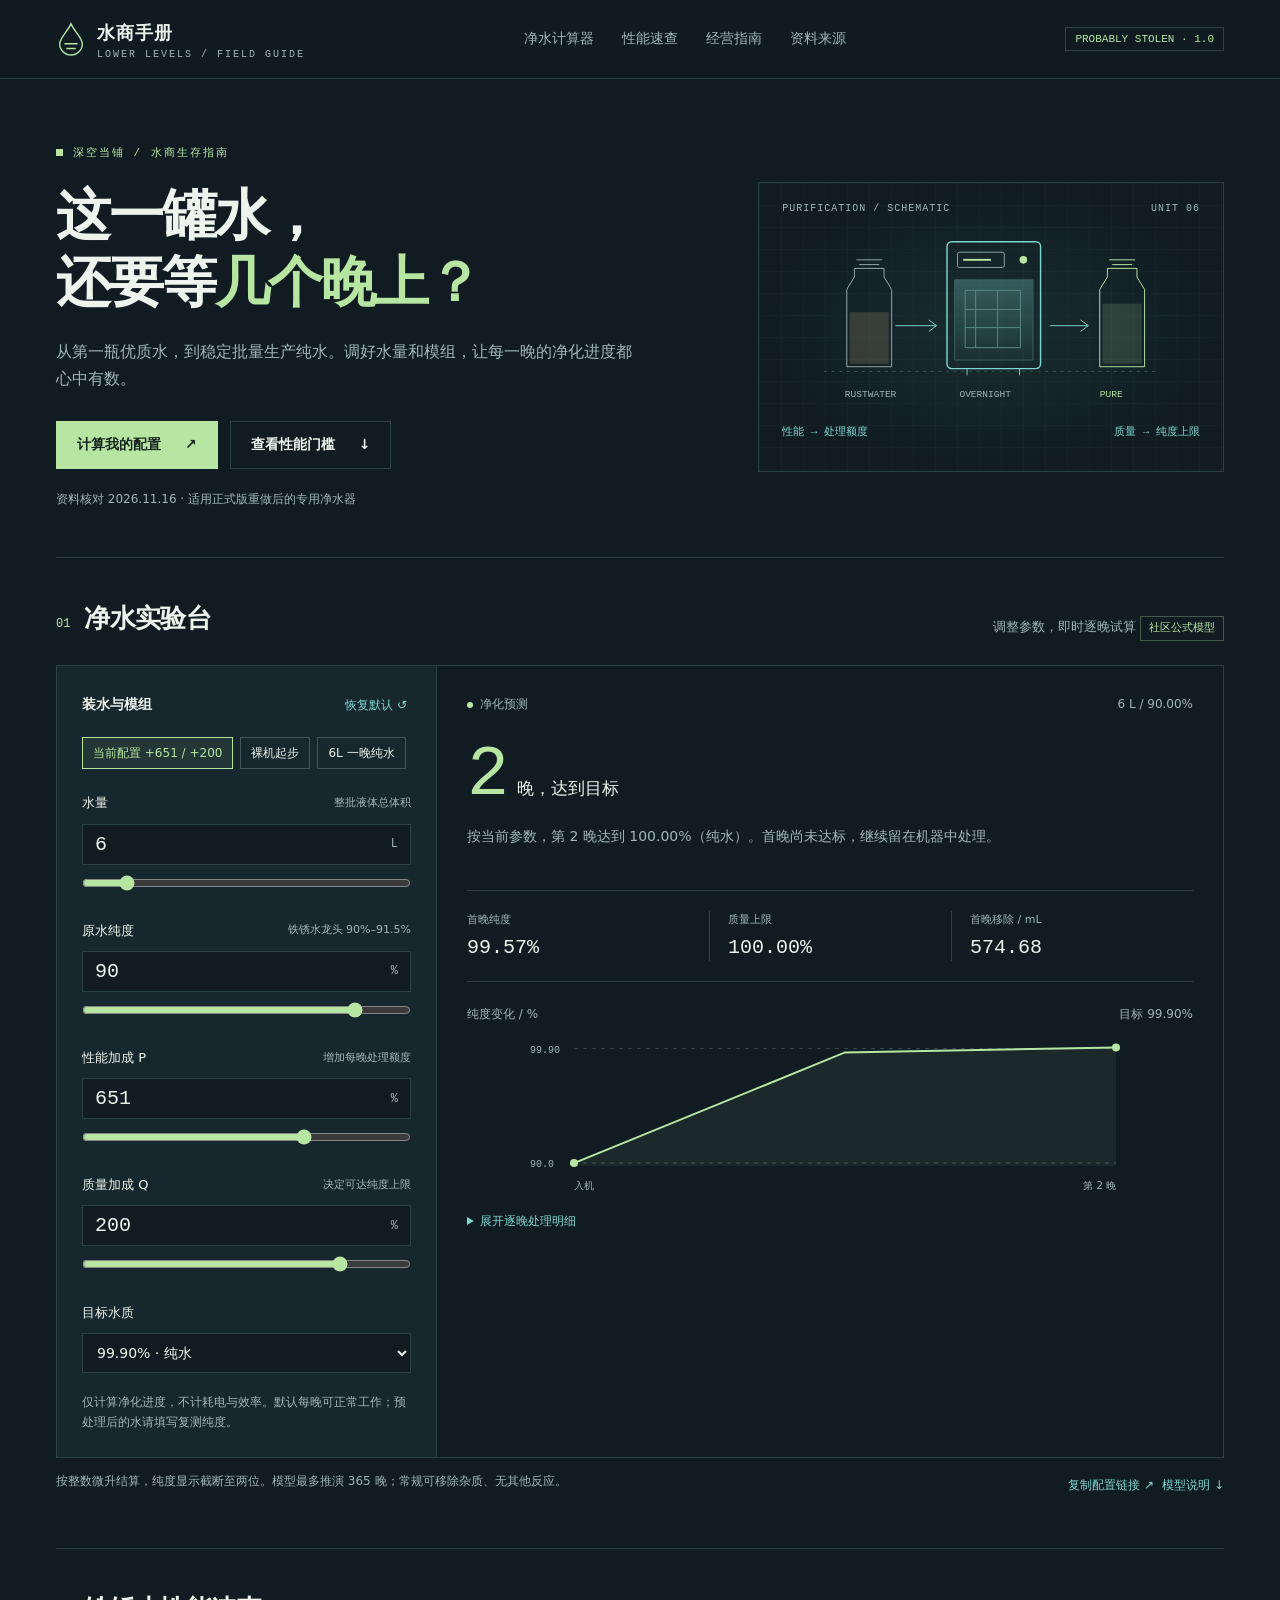
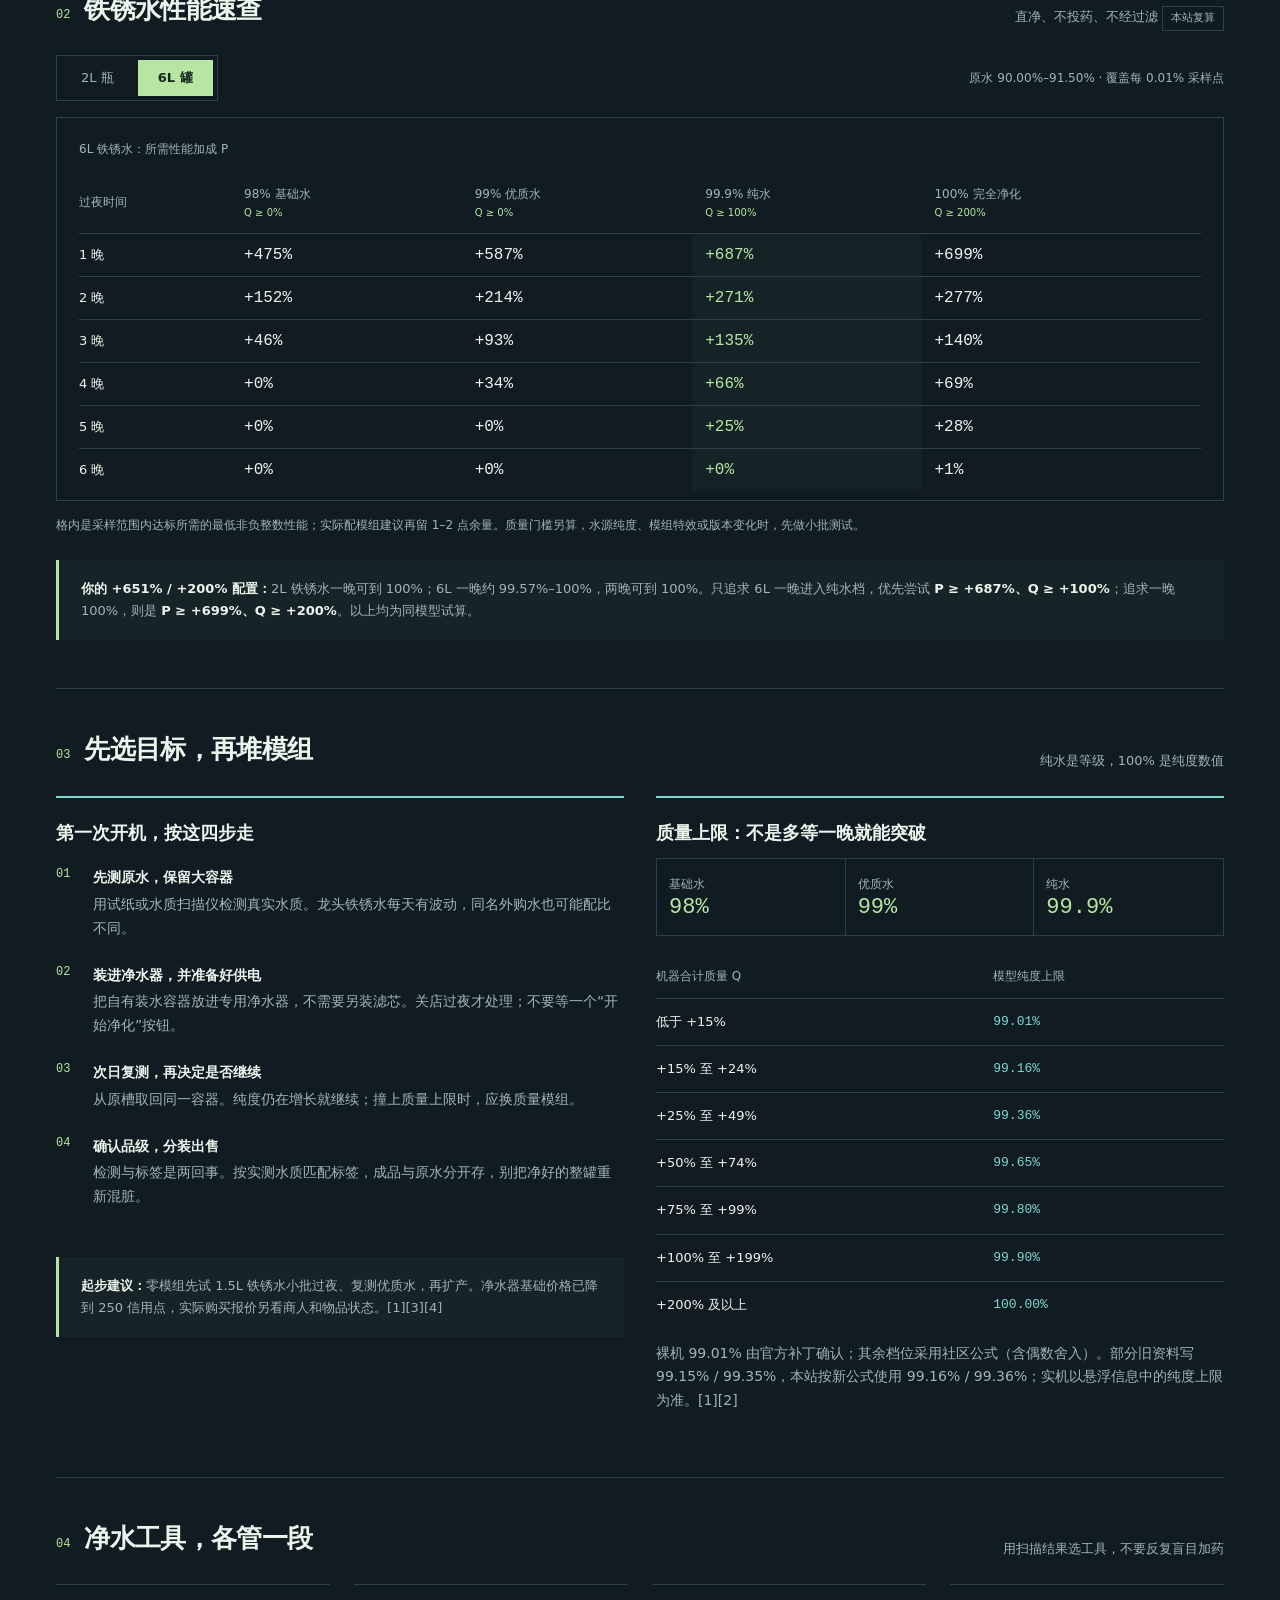
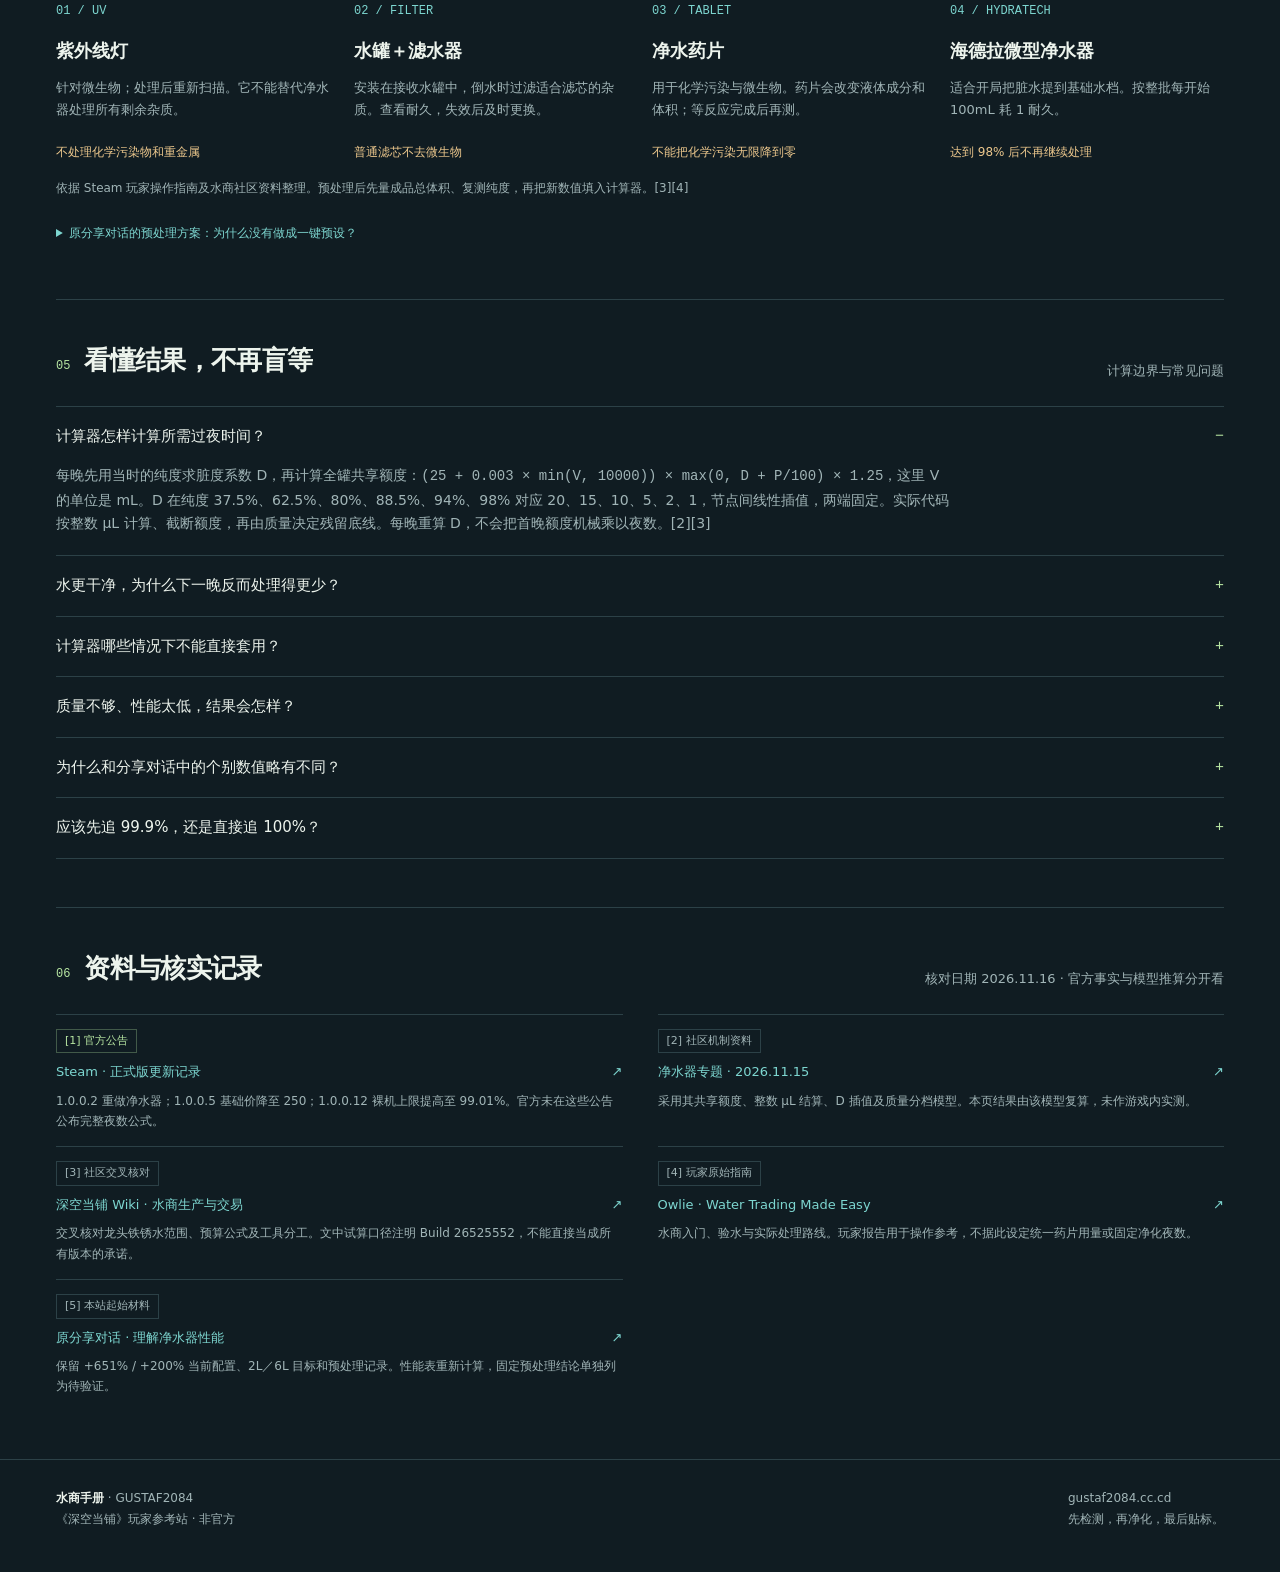
<file: water-merchant-guide.html>
<!doctype html>
<html lang="zh-CN">
<head>
<meta charset="utf-8">
<meta name="viewport" content="width=device-width, initial-scale=1">
<meta name="theme-color" content="#101c22">
<meta name="description" content="《深空当铺》水商净水攻略：交互计算净水器所需过夜时间，查询铁锈水性能门槛、质量上限与工具用法。">
<title>水商手册 · 深空当铺净水计算器</title>
<style>
:root{--bg:#101c22;--panel:#17272e;--line:#2c4147;--text:#edf4ed;--muted:#a1b5b7;--accent:#b7e6a2;--cyan:#7dd6d0;--amber:#edc88d;--ink:#16261e;--mono:ui-monospace,SFMono-Regular,Consolas,monospace}*{box-sizing:border-box}html{scroll-behavior:smooth;scroll-padding-top:95px}body{margin:0;background:var(--bg);color:var(--text);font-family:Inter,"Noto Sans SC","Microsoft YaHei",system-ui,sans-serif;line-height:1.7}a{color:inherit;text-decoration:none}a:hover{color:var(--accent)}button,input,select{font:inherit}button,a,input,select,summary{-webkit-tap-highlight-color:transparent}button{cursor:pointer}button:focus-visible,a:focus-visible,input:focus-visible,select:focus-visible,summary:focus-visible{outline:2px solid var(--accent);outline-offset:4px}button{color:inherit}header{position:sticky;top:0;z-index:10;background:#101c22f2;backdrop-filter:blur(14px);border-bottom:1px solid var(--line)}.nav{max-width:1240px;margin:auto;padding:18px 36px;display:flex;justify-content:space-between;align-items:center;gap:24px}.brand{display:flex;align-items:center;gap:11px;font-size:18px;font-weight:750;letter-spacing:1px}.brand-icon{width:30px;height:34px;color:var(--accent)}.brand small{font:10px var(--mono);display:block;color:var(--muted);letter-spacing:2px}.nav-links{display:flex;gap:28px;font-size:14px;color:var(--muted)}.edition{font:11px var(--mono);color:var(--accent);border:1px solid var(--line);padding:5px 9px}.wrap{max-width:1240px;margin:auto;padding:0 36px}.hero{display:grid;grid-template-columns:1.4fr 1fr;gap:50px;padding:66px 0 48px;align-items:center}.eyebrow{font:11px var(--mono);letter-spacing:2px;color:var(--accent);text-transform:uppercase}.eyebrow:before{content:"";display:inline-block;width:7px;height:7px;background:var(--accent);margin-right:10px}.hero h1{font-size:clamp(36px,4.3vw,58px);line-height:1.22;letter-spacing:-2px;margin:22px 0}.hero h1 em{font-style:normal;color:var(--accent)}.lead{color:var(--muted);font-size:16px;max-width:580px}.hero-actions{display:flex;gap:12px;margin-top:29px;flex-wrap:wrap}.primary,.secondary{display:inline-flex;justify-content:center;align-items:center;gap:24px;padding:11px 20px;border:1px solid var(--line);font-size:14px;font-weight:650}.primary{background:var(--accent);color:var(--ink);border-color:var(--accent)}.primary:hover{background:#c9efb8;color:var(--ink)}.secondary{background:transparent}.hero-note{font-size:12px;color:var(--muted);margin-top:20px}.schematic{position:relative;border:1px solid var(--line);background:radial-gradient(ellipse at center,#29514c55,transparent 70%),linear-gradient(#253a3d30 1px,transparent 1px),linear-gradient(90deg,#253a3d30 1px,transparent 1px);background-size:auto,22px 22px,22px 22px;padding:20px 23px 14px;min-height:290px}.schematic-head{display:flex;justify-content:space-between;color:var(--muted);font:10px var(--mono);letter-spacing:1px}.schematic svg{width:100%;height:210px;display:block}.schematic-foot{display:flex;justify-content:space-between;font:11px var(--mono);color:var(--cyan)}.section{padding:38px 0 48px;border-top:1px solid var(--line);scroll-margin-top:20px}.section-head{display:flex;justify-content:space-between;align-items:end;gap:25px;margin-bottom:24px}.section-title{display:flex;align-items:baseline;gap:14px}.number{font:12px var(--mono);color:var(--accent)}h2{font-size:26px;letter-spacing:-.7px;margin:0}h3{font-size:18px;margin:0 0 10px}p{margin:8px 0 16px}.section-head p{margin:0;color:var(--muted);font-size:13px}.tag{display:inline-block;border:1px solid var(--line);color:var(--muted);padding:2px 8px;font-size:11px;white-space:nowrap}.tag.green{color:var(--accent);border-color:#b7e6a24d}.calc{display:grid;grid-template-columns:380px 1fr;border:1px solid var(--line)}.controls{padding:25px;background:var(--panel);border-right:1px solid var(--line)}.control-title{display:flex;align-items:center;justify-content:space-between;margin-bottom:18px;font-size:14px}.text-button{border:0;background:none;color:var(--cyan);font-size:12px;padding:4px}.presets{display:flex;gap:7px;flex-wrap:wrap;margin-bottom:23px}.chip{border:1px solid #41565a;background:transparent;padding:5px 10px;font-size:12px}.chip:hover,.chip[aria-pressed=true]{background:#b7e6a215;border-color:var(--accent);color:var(--accent)}.field{margin:19px 0}.field-label{display:flex;align-items:center;justify-content:space-between;gap:12px;font-size:13px;margin-bottom:9px}.field-label small{color:var(--muted);font-size:11px}.input-unit{display:flex;align-items:center;background:var(--bg);border:1px solid var(--line)}.input-unit input{width:100%;min-width:0;border:0;background:none;color:var(--text);padding:8px 12px;font:20px var(--mono);outline-offset:0}.input-unit span{padding:0 12px;color:var(--muted);font:12px var(--mono)}input[type=range]{width:100%;accent-color:var(--accent);height:20px;margin:8px 0 0;cursor:pointer}select{width:100%;background:var(--bg);color:var(--text);border:1px solid var(--line);padding:10px;font-size:14px;border-radius:0}.hint{font-size:12px;color:var(--muted);margin:15px 0 0}.results{padding:28px 30px;min-width:0}.result-top{display:flex;justify-content:space-between;gap:10px;align-items:center;color:var(--muted);font-size:12px}.live-dot{display:inline-block;width:6px;height:6px;border-radius:50%;background:var(--accent);margin-right:7px}.big-result{font:70px/1.15 var(--mono);color:var(--accent);letter-spacing:-4px;margin:22px 0 8px}.big-result small{font:17px system-ui;letter-spacing:0;margin-left:12px;color:var(--text)}.result-copy{font-size:14px;min-height:50px;max-width:600px;color:var(--muted)}.result-copy strong{color:var(--text)}.metrics{display:grid;grid-template-columns:repeat(3,1fr);padding:20px 0;margin:15px 0;border-top:1px solid var(--line);border-bottom:1px solid var(--line)}.metric{padding-left:18px;border-left:1px solid var(--line)}.metric:first-child{padding-left:0;border:0}.metric span{display:block;color:var(--muted);font-size:11px;margin-bottom:5px}.metric strong{font:20px var(--mono);font-weight:500}.chart-title{font-size:12px;display:flex;justify-content:space-between;margin:22px 0 4px;color:var(--muted)}#chart{display:block;width:100%;height:166px;overflow:visible}.timeline{margin-top:8px}.timeline summary{cursor:pointer;font-size:12px;color:var(--cyan);padding:8px 0}.table-scroll{overflow-x:auto;max-width:100%}table{width:100%;border-collapse:collapse;text-align:left;font-size:13px;font-variant-numeric:tabular-nums}th{color:var(--muted);font-weight:500;font-size:12px}td,th{padding:12px 13px;border-bottom:1px solid var(--line);white-space:nowrap}th:first-child,td:first-child{padding-left:0}tbody tr:last-child td{border-bottom:0}.num{font-family:var(--mono)}td.highlight{color:var(--accent);background:#b7e6a208}.calc-note{display:flex;justify-content:space-between;gap:20px;font-size:12px;color:var(--muted);margin-top:13px}.calc-note a{color:var(--cyan)}.warning{color:var(--amber)!important}.quick-settings{display:flex;justify-content:space-between;gap:20px;align-items:center;margin:12px 0 16px;flex-wrap:wrap}.tabs{display:inline-flex;border:1px solid var(--line);padding:4px;gap:4px}.tab{background:transparent;border:0;padding:7px 20px;font-size:13px;color:var(--muted)}.tab[aria-pressed=true]{background:var(--accent);color:var(--ink);font-weight:650}.table-box{border:1px solid var(--line);padding:9px 22px}.table-box caption{text-align:left;font-size:12px;color:var(--muted);padding:12px 0}.table-box td{font:16px var(--mono)}.table-box td:first-child{font:13px system-ui}.table-box th .quality{display:block;color:var(--accent);font-size:10px}.footnote{font-size:12px;color:var(--muted);margin-top:14px}.two-col{display:grid;grid-template-columns:1fr 1fr;gap:32px}.guide-panel{border-top:2px solid var(--cyan);padding-top:20px}.guide-panel p{font-size:14px;color:var(--muted)}.steps{counter-reset:step;list-style:none;padding:0;margin:18px 0 0}.steps li{counter-increment:step;position:relative;padding:0 0 23px 37px;font-size:14px;color:var(--muted)}.steps li:before{content:counter(step,decimal-leading-zero);position:absolute;left:0;top:1px;font:12px var(--mono);color:var(--accent)}.steps strong{display:block;color:var(--text);margin-bottom:3px}.grade-bar{display:grid;grid-template-columns:repeat(3,1fr);margin-bottom:18px;border:1px solid var(--line)}.grade-bar div{padding:15px 12px;border-right:1px solid var(--line);font-size:12px;color:var(--muted)}.grade-bar div:last-child{border:0}.grade-bar strong{display:block;font:22px var(--mono);color:var(--accent)}.quality-table td:nth-child(2){color:var(--cyan);font-family:var(--mono)}.tool-grid{display:grid;grid-template-columns:repeat(4,1fr);gap:24px}.tool{padding-top:19px;border-top:1px solid var(--line)}.tool-icon{display:block;color:var(--cyan);font:12px var(--mono);margin-bottom:18px}.tool p{font-size:13px;color:var(--muted)}.tool strong{font-size:15px}.tool .limit{color:var(--amber);font-size:12px}.callout{background:#b7e6a209;border-left:3px solid var(--accent);padding:18px 22px;font-size:13px;margin-top:25px;color:var(--muted)}.callout strong{color:var(--text)}.faq{border-top:1px solid var(--line)}.faq details{border-bottom:1px solid var(--line);padding:17px 0}.faq summary{cursor:pointer;font-size:15px;list-style:none;display:flex;justify-content:space-between;gap:15px}.faq summary:after{content:"+";color:var(--accent);font-family:var(--mono)}.faq details[open] summary:after{content:"−"}.faq details p{font-size:14px;color:var(--muted);margin:14px 0 2px;max-width:900px}.sources{display:grid;grid-template-columns:1fr 1fr;gap:15px 35px}.source{border-top:1px solid var(--line);padding-top:14px;font-size:13px}.source a{display:flex;justify-content:space-between;gap:15px;color:var(--cyan)}.source p{color:var(--muted);font-size:12px;margin:7px 0 0}.source .tag{margin-bottom:8px}footer{border-top:1px solid var(--line);padding:28px 0 34px;margin-top:15px;color:var(--muted);font-size:12px}.footer-row{display:flex;justify-content:space-between;gap:20px}footer b{color:var(--text)}.visually-hidden{position:absolute;width:1px;height:1px;overflow:hidden;clip:rect(0,0,0,0)}.skip{position:absolute;top:-80px;left:20px;background:var(--accent);color:var(--ink);padding:8px;z-index:20}.skip:focus{top:8px}noscript{display:block;background:#433a28;padding:20px}#error{color:var(--amber);font-size:12px;margin:8px 0}.copied{color:var(--accent)!important}@media(min-width:1400px){.hero{padding-top:75px;padding-bottom:58px}}@media(max-width:950px){.edition{display:none}.hero{gap:25px}.calc{grid-template-columns:320px 1fr}.controls{padding:22px}.results{padding:25px 22px}.metrics{gap:8px}.metric{padding-left:10px}.metric strong{font-size:17px}.tool-grid{grid-template-columns:1fr 1fr}}@media(max-width:720px){html{scroll-padding-top:115px}.nav{padding:12px 20px;flex-wrap:wrap;gap:12px}.brand{font-size:16px}.brand small{font-size:9px}.nav-links{width:100%;justify-content:space-between;gap:15px;font-size:12px}.wrap{padding:0 20px}.hero{grid-template-columns:1fr;padding:35px 0 32px;gap:22px}.hero h1{font-size:39px;margin:18px 0;letter-spacing:-1px}.lead{font-size:14px}.schematic{min-height:220px;padding:17px 19px 13px}.schematic svg{height:150px}.section{padding:29px 0 35px}.section-head{display:block;margin-bottom:20px}.section-head p{margin:9px 0 0 30px;font-size:12px}h2{font-size:23px}.calc{grid-template-columns:1fr}.controls{border-right:0;border-bottom:1px solid var(--line);padding:20px}.field{margin:16px 0}.presets{margin-bottom:18px}.results{padding:22px 20px}.big-result{font-size:60px}.metric strong{font-size:18px}.calc-note{display:block}.calc-note a{display:inline-block;margin-top:7px}.two-col{grid-template-columns:1fr;gap:32px}.tool-grid{gap:20px}.tool h3{font-size:16px}.sources{grid-template-columns:1fr}.footer-row{display:block}.footer-row span{display:block;margin-top:8px}.table-box{padding:5px 14px}.table-box td{font-size:14px}td,th{padding:11px 10px}.quick-settings{gap:12px}.tag{font-size:10px}.hero-note{font-size:11px}.hero-actions .secondary{gap:12px}.grade-bar strong{font-size:20px}.result-copy{min-height:0}}@media(prefers-reduced-motion:reduce){html{scroll-behavior:auto}}@media print{header,.hero-actions,.controls,.calc-note button{display:none}body{background:white;color:#111}.wrap{max-width:none;padding:0}.hero{padding-top:0}.section{break-inside:avoid}.calc{display:block}.results{padding:16px}p,.hint,.footnote,.source p{color:#444!important}:root{--text:#111;--muted:#555;--accent:#356d36;--cyan:#28696c;--line:#ccc;--panel:#fafafa}.sources{display:block}.source a:after{content:attr(href);font-size:9px}.schematic{display:none}.hero{display:block}.timeline{display:none}}
</style>
<style>
.mobile-result{display:none}#resultPanel{scroll-margin-top:125px}
@media(max-width:720px){.mobile-result{display:flex;position:sticky;top:98px;z-index:6;justify-content:space-between;align-items:center;gap:10px;padding:12px 16px;background:#243b32;border-bottom:1px solid #55735b;font-size:11px}.mobile-result span{color:var(--muted)}.mobile-result strong{font-size:14px;color:var(--accent)}.mobile-result a{color:var(--cyan)}}
@media print{.mobile-result{display:none}}
</style>
</head>
<body>
<a class="skip" href="#calculator">跳到计算器</a>
<header><nav class="nav" aria-label="主导航"><a class="brand" href="#top"><svg class="brand-icon" viewBox="0 0 30 36" fill="none" aria-hidden="true"><path d="M15 2C12 9 3 17 3 23a12 12 0 0 0 24 0C27 17 18 9 15 2Z" stroke="currentColor" stroke-width="1.5"/><path d="M8 23h14M10 28h10" stroke="currentColor" stroke-width="1.5"/></svg><span>水商手册<small>LOWER LEVELS / FIELD GUIDE</small></span></a><div class="nav-links"><a href="#calculator">净水计算器</a><a href="#reference">性能速查</a><a href="#guide">经营指南</a><a href="#sources">资料来源</a></div><span class="edition">PROBABLY STOLEN · 1.0</span></nav></header>
<main id="top" class="wrap">
<section class="hero"><div><div class="eyebrow">深空当铺 / 水商生存指南</div><h1>这一罐水，<br>还要等<em>几个晚上？</em></h1><p class="lead">从第一瓶优质水，到稳定批量生产纯水。调好水量和模组，让每一晚的净化进度都心中有数。</p><div class="hero-actions"><a class="primary" href="#calculator">计算我的配置 <span>↗</span></a><a class="secondary" href="#reference">查看性能门槛 <span>↓</span></a></div><div class="hero-note">资料核对 2026.11.16 · 适用正式版重做后的专用净水器</div></div><div class="schematic" aria-label="铁锈水经净水器过夜转为纯水的示意图"><div class="schematic-head"><span>PURIFICATION / SCHEMATIC</span><span>UNIT 06</span></div><svg viewBox="0 0 380 220" fill="none" role="img"><title>净水流程示意</title><defs><linearGradient id="tank" x2="0" y2="1"><stop stop-color="#7dd6d0" stop-opacity=".3"/><stop offset="1" stop-color="#7dd6d0" stop-opacity=".03"/></linearGradient></defs><path d="M15 165h350" stroke="#355057" stroke-dasharray="3 5"/><path d="M47 66v-9h31v9l8 13v81H39V79l8-13Z" stroke="#97ada8"/><path d="M42 103h41v54H42Z" fill="#c5a477" fill-opacity=".2"/><path d="M52 53h21M49 48h27" stroke="#97ada8"/><path d="M90 117h43m-8-6 8 6-8 6" stroke="#7dd6d0"/><rect x="144" y="29" width="98" height="133" rx="5" stroke="#7dd6d0" stroke-width="1.5"/><path d="M152 69h82v84h-82Z" fill="url(#tank)" stroke="#40605e"/><rect x="155" y="40" width="49" height="16" rx="2" stroke="#8da9a4"/><path d="M161 48h29" stroke="#b7e6a2" stroke-width="2"/><circle cx="224" cy="48" r="4" fill="#b7e6a2"/><path d="M163 80h58v60h-58zM174 80v60m23-60v60M163 100h58m-58 19h58" stroke="#598b83"/><path d="M165 162v7m55-7v7M252 117h40m-8-6 8 6-8 6" stroke="#7dd6d0"/><path d="M312 66v-9h31v9l8 13v81h-47V79l8-13Z" stroke="#b7e6a2"/><path d="M307 94h41v63h-41Z" fill="#b7e6a2" fill-opacity=".15"/><path d="M317 53h21m-24-5h27" stroke="#b7e6a2"/><text x="37" y="192" font-size="10" fill="#a1b5b7" font-family="monospace">RUSTWATER</text><text x="157" y="192" font-size="10" fill="#a1b5b7" font-family="monospace">OVERNIGHT</text><text x="304" y="192" font-size="10" fill="#b7e6a2" font-family="monospace">PURE</text></svg><div class="schematic-foot"><span>性能 → 处理额度</span><span>质量 → 纯度上限</span></div></div></section>
<section class="section" id="calculator"><div class="section-head"><div class="section-title"><span class="number">01</span><h2>净水实验台</h2></div><p>调整参数，即时逐晚试算 <span class="tag green">社区公式模型</span></p></div>
<noscript>启用 JavaScript 后即可使用计算器。下方指南仍可直接阅读。</noscript>
<div class="calc"><div class="mobile-result"><span>当前预测</span><strong id="mobileResult">2 晚，达到目标</strong><a href="#resultPanel">看明细 ↓</a></div><form class="controls" id="settings"><div class="control-title"><b>装水与模组</b><button type="button" class="text-button" id="reset">恢复默认 ↺</button></div><div class="presets" aria-label="配置预设"><button type="button" class="chip" data-preset="current" aria-pressed="true">当前配置 +651 / +200</button><button type="button" class="chip" data-preset="stock" aria-pressed="false">裸机起步</button><button type="button" class="chip" data-preset="pure" aria-pressed="false">6L 一晚纯水</button></div>
<div class="field"><label class="field-label" for="volume">水量 <small>整批液体总体积</small></label><div class="input-unit"><input id="volume" type="number" min="0.001" max="1000" step="0.001" value="6" required><span>L</span></div><input type="range" id="volumeRange" aria-label="调整水量" min="0.1" max="50" step="0.1" value="6"></div>
<div class="field"><label class="field-label" for="purity">原水纯度 <small>铁锈水龙头 90%–91.5%</small></label><div class="input-unit"><input id="purity" type="number" min="35" max="100" step="0.01" value="90" required><span>%</span></div><input type="range" id="purityRange" aria-label="调整原水纯度" min="35" max="100" step="0.01" value="90"></div>
<div class="field"><label class="field-label" for="performance">性能加成 P <small>增加每晚处理额度</small></label><div class="input-unit"><input id="performance" type="number" min="-2000" max="10000" step="1" value="651" required><span>%</span></div><input type="range" id="performanceRange" aria-label="调整性能加成" min="-100" max="1000" step="1" value="651"></div>
<div class="field"><label class="field-label" for="quality">质量加成 Q <small>决定可达纯度上限</small></label><div class="input-unit"><input id="quality" type="number" min="-1000" max="10000" step="1" value="200" required><span>%</span></div><input type="range" id="qualityRange" aria-label="调整质量加成" min="0" max="250" step="1" value="200"></div>
<div class="field"><label class="field-label" for="target">目标水质</label><select id="target" required><option value="9800">98.00% · 基础水</option><option value="9900">99.00% · 优质水</option><option value="9990" selected>99.90% · 纯水</option><option value="10000">100.00% · 完全净化</option></select></div><div id="error" role="alert"></div><p class="hint">仅计算净化进度，不计耗电与效率。默认每晚可正常工作；预处理后的水请填写复测纯度。</p></form>
<div class="results" id="resultPanel"><div class="result-top"><span><i class="live-dot"></i>净化预测</span><span id="sample">6 L / 90.00%</span></div><div aria-live="polite" aria-atomic="true"><div class="big-result" id="nights">2<small>晚，达到目标</small></div><div class="result-copy" id="resultCopy"></div></div><div class="metrics"><div class="metric"><span>首晚纯度</span><strong id="firstPurity">99.57%</strong></div><div class="metric"><span>质量上限</span><strong id="capPurity">100.00%</strong></div><div class="metric"><span>首晚移除 / mL</span><strong id="firstRemoval">574.68</strong></div></div><div class="chart-title"><span>纯度变化 / %</span><span id="chartGoal">目标 99.90%</span></div><svg id="chart" viewBox="0 0 600 166" role="img" aria-label="逐晚净化纯度曲线"></svg><details class="timeline"><summary>展开逐晚处理明细</summary><div class="table-scroll"><table><thead><tr><th>工作夜</th><th>额度 / mL</th><th>实际移除 / mL</th><th>纯度</th></tr></thead><tbody id="nightRows"></tbody></table></div><p class="hint" id="rowNote"></p></details></div></div><div class="calc-note"><span>按整数微升结算，纯度显示截断至两位。模型最多推演 365 晚；常规可移除杂质、无其他反应。</span><span><button class="text-button" id="share" type="button">复制配置链接 ↗</button> <a href="#method">模型说明 ↓</a></span></div></section>
<section class="section" id="reference"><div class="section-head"><div class="section-title"><span class="number">02</span><h2>铁锈水性能速查</h2></div><p>直净、不投药、不经过滤 <span class="tag">本站复算</span></p></div><div class="quick-settings"><div class="tabs" aria-label="选择速查水量"><button type="button" class="tab" data-volume="2" aria-pressed="false">2L 瓶</button><button type="button" class="tab" data-volume="6" aria-pressed="true">6L 罐</button></div><span class="hint" style="margin:0">原水 90.00%–91.50% · 覆盖每 0.01% 采样点</span></div><div class="table-box table-scroll"><table><caption id="thresholdCaption">6L 铁锈水：所需性能加成 P</caption><thead><tr><th>过夜时间</th><th>98% 基础水<span class="quality">Q ≥ 0%</span></th><th>99% 优质水<span class="quality">Q ≥ 0%</span></th><th>99.9% 纯水<span class="quality">Q ≥ 100%</span></th><th>100% 完全净化<span class="quality">Q ≥ 200%</span></th></tr></thead><tbody id="thresholdRows"></tbody></table></div><p class="footnote">格内是采样范围内达标所需的最低非负整数性能；实际配模组建议再留 1–2 点余量。质量门槛另算，水源纯度、模组特效或版本变化时，先做小批测试。</p><div class="callout"><strong>你的 +651% / +200% 配置：</strong>2L 铁锈水一晚可到 100%；6L 一晚约 99.57%–100%，两晚可到 100%。只追求 6L 一晚进入纯水档，优先尝试 <strong>P ≥ +687%、Q ≥ +100%</strong>；追求一晚 100%，则是 <strong>P ≥ +699%、Q ≥ +200%</strong>。以上均为同模型试算。</div></section>
<section class="section" id="guide"><div class="section-head"><div class="section-title"><span class="number">03</span><h2>先选目标，再堆模组</h2></div><p>纯水是等级，100% 是纯度数值</p></div><div class="two-col"><div class="guide-panel"><h3>第一次开机，按这四步走</h3><ol class="steps"><li><strong>先测原水，保留大容器</strong>用试纸或水质扫描仪检测真实水质。龙头铁锈水每天有波动，同名外购水也可能配比不同。</li><li><strong>装进净水器，并准备好供电</strong>把自有装水容器放进专用净水器，不需要另装滤芯。关店过夜才处理；不要等一个“开始净化”按钮。</li><li><strong>次日复测，再决定是否继续</strong>从原槽取回同一容器。纯度仍在增长就继续；撞上质量上限时，应换质量模组。</li><li><strong>确认品级，分装出售</strong>检测与标签是两回事。按实测水质匹配标签，成品与原水分开存，别把净好的整罐重新混脏。</li></ol><div class="callout"><strong>起步建议：</strong>零模组先试 1.5L 铁锈水小批过夜、复测优质水，再扩产。净水器基础价格已降到 250 信用点，实际购买报价另看商人和物品状态。<a href="#sources">[1][3][4]</a></div></div><div class="guide-panel"><h3>质量上限：不是多等一晚就能突破</h3><div class="grade-bar"><div>基础水<strong>98%</strong></div><div>优质水<strong>99%</strong></div><div>纯水<strong>99.9%</strong></div></div><table class="quality-table"><thead><tr><th>机器合计质量 Q</th><th>模型纯度上限</th></tr></thead><tbody><tr><td>低于 +15%</td><td>99.01%</td></tr><tr><td>+15% 至 +24%</td><td>99.16%</td></tr><tr><td>+25% 至 +49%</td><td>99.36%</td></tr><tr><td>+50% 至 +74%</td><td>99.65%</td></tr><tr><td>+75% 至 +99%</td><td>99.80%</td></tr><tr><td>+100% 至 +199%</td><td>99.90%</td></tr><tr><td>+200% 及以上</td><td>100.00%</td></tr></tbody></table><p class="footnote">裸机 99.01% 由官方补丁确认；其余档位采用社区公式（含偶数舍入）。部分旧资料写 99.15% / 99.35%，本站按新公式使用 99.16% / 99.36%；实机以悬浮信息中的纯度上限为准。<a href="#sources">[1][2]</a></p></div></div></section>
<section class="section" id="tools"><div class="section-head"><div class="section-title"><span class="number">04</span><h2>净水工具，各管一段</h2></div><p>用扫描结果选工具，不要反复盲目加药</p></div><div class="tool-grid"><article class="tool"><span class="tool-icon">01 / UV</span><h3>紫外线灯</h3><p>针对微生物；处理后重新扫描。它不能替代净水器处理所有剩余杂质。</p><span class="limit">不处理化学污染物和重金属</span></article><article class="tool"><span class="tool-icon">02 / FILTER</span><h3>水罐＋滤水器</h3><p>安装在接收水罐中，倒水时过滤适合滤芯的杂质。查看耐久，失效后及时更换。</p><span class="limit">普通滤芯不去微生物</span></article><article class="tool"><span class="tool-icon">03 / TABLET</span><h3>净水药片</h3><p>用于化学污染与微生物。药片会改变液体成分和体积；等反应完成后再测。</p><span class="limit">不能把化学污染无限降到零</span></article><article class="tool"><span class="tool-icon">04 / HYDRATECH</span><h3>海德拉微型净水器</h3><p>适合开局把脏水提到基础水档。按整批每开始 100mL 耗 1 耐久。</p><span class="limit">达到 98% 后不再继续处理</span></article></div><p class="footnote">依据 Steam 玩家操作指南及水商社区资料整理。预处理后先量成品总体积、复测纯度，再把新数值填入计算器。<a href="#sources">[3][4]</a></p><details class="timeline"><summary>原分享对话的预处理方案：为什么没有做成一键预设？</summary><p class="hint">原对话列出：6L 紫外线后 P+177% 两晚到 99%；紫外线＋过滤后 P+42% 两晚或 P+193% 一晚到 99%；再加 2 片药时 P+85% 一晚到 99.9%，约剩 5.6L。公开资料未能确认这些固定门槛适用于所有铁锈水组成与当前版本，因此保留为原对话试算记录，不参与默认推荐。最后一项仍须 Q≥+100%。</p></details></section>
<section class="section" id="method"><div class="section-head"><div class="section-title"><span class="number">05</span><h2>看懂结果，不再盲等</h2></div><p>计算边界与常见问题</p></div><div class="faq"><details open><summary>计算器怎样计算所需过夜时间？</summary><p>每晚先用当时的纯度求脏度系数 D，再计算全罐共享额度：<span class="num">(25 + 0.003 × min(V, 10000)) × max(0, D + P/100) × 1.25</span>，这里 V 的单位是 mL。D 在纯度 37.5%、62.5%、80%、88.5%、94%、98% 对应 20、15、10、5、2、1，节点间线性插值，两端固定。实际代码按整数 µL 计算、截断额度，再由质量决定残留底线。每晚重算 D，不会把首晚额度机械乘以夜数。<a href="#sources">[2][3]</a></p></details><details><summary>水更干净，为什么下一晚反而处理得更少？</summary><p>原水越脏，D 越高。随着纯度提高，这项加成会下降。P+100% 是给 D 加 1，不是把整晚额度直接翻倍。10L 仅是体积加成项的封顶，不是容器容量限制；更大的罐仍要共享一份处理额度。</p></details><details><summary>计算器哪些情况下不能直接套用？</summary><p>模型把非水部分视作常规、可被净水器转化的杂质，假定每晚正常运行；不模拟药片反应、过滤损耗、温度反应或特殊模组效果。不要用它推算纯化学混合液、酿酒或需要保留溶质的配方。混合处理应先完成并复测，再输入水量与纯度。电量和效率均不参与本页计算。</p></details><details><summary>质量不够、性能太低，结果会怎样？</summary><p>质量不够会被纯度上限卡住；加夜数无用。负性能可能使 D+P/100 降至零，导致中途停滞。计算器会区分这些情况与“365 晚内未达标”，不会把超出推演范围写成永远不可能。</p></details><details><summary>为什么和分享对话中的个别数值略有不同？</summary><p>本站按整数微升逐晚复算：6L 两晚到 99% 的采样最低性能为 +214%（原表 +215%，更保守）；P+651%、Q+200%、6L 原水恰为 90% 时，首晚数学纯度约 99.578%，若截断显示则为 99.57%（原文约 99.58%）。性能门槛仍建议多留 1–2 点。门槛扫描覆盖 90%–91.5% 每个 0.01% 纯度点，不代表任意未知水源。</p></details><details><summary>应该先追 99.9%，还是直接追 100%？</summary><p>先追 99.9%。它已经进入纯水等级，Q+100% 就能满足上限；100% 需要 Q+200%，往往占用更多模组空间。若保留当前 P+651% / Q+200% 配置，按铁锈水条件，2L 一晚、6L 两晚是省操作的路线。</p></details></div></section>
<section class="section" id="sources"><div class="section-head"><div class="section-title"><span class="number">06</span><h2>资料与核实记录</h2></div><p>核对日期 2026.11.16 · 官方事实与模型推算分开看</p></div><div class="sources"><article class="source"><span class="tag green">[1] 官方公告</span><a href="https://steamcommunity.com/app/4348910/announcements/" target="_blank" rel="noopener noreferrer">Steam · 正式版更新记录 <span>↗</span></a><p>1.0.0.2 重做净水器；1.0.0.5 基础价降至 250；1.0.0.12 裸机上限提高至 99.01%。官方未在这些公告公布完整夜数公式。</p></article><article class="source"><span class="tag">[2] 社区机制资料</span><a href="https://probablystolenguide.com/zh-hans/guides/water-purifier/" target="_blank" rel="noopener noreferrer">净水器专题 · 2026.11.15 <span>↗</span></a><p>采用其共享额度、整数 µL 结算、D 插值及质量分档模型。本页结果由该模型复算，未作游戏内实测。</p></article><article class="source"><span class="tag">[3] 社区交叉核对</span><a href="https://probably-stolen.nicokobo.com/zh/guides/water-merchant-production-and-trading" target="_blank" rel="noopener noreferrer">深空当铺 Wiki · 水商生产与交易 <span>↗</span></a><p>交叉核对龙头铁锈水范围、预算公式及工具分工。文中试算口径注明 Build 26525552，不能直接当成所有版本的承诺。</p></article><article class="source"><span class="tag">[4] 玩家原始指南</span><a href="https://steamcommunity.com/sharedfiles/filedetails/?id=3828856121" target="_blank" rel="noopener noreferrer">Owlie · Water Trading Made Easy <span>↗</span></a><p>水商入门、验水与实际处理路线。玩家报告用于操作参考，不据此设定统一药片用量或固定净化夜数。</p></article><article class="source"><span class="tag">[5] 本站起始材料</span><a href="https://chatgpt.com/share/6afa4e67-1c90-83e8-9884-383fe4b9ba43" target="_blank" rel="noopener noreferrer">原分享对话 · 理解净水器性能 <span>↗</span></a><p>保留 +651% / +200% 当前配置、2L／6L 目标和预处理记录。性能表重新计算，固定预处理结论单独列为待验证。</p></article></div></section>
</main><footer><div class="wrap footer-row"><div><b>水商手册</b> · GUSTAF2084<br>《深空当铺》玩家参考站 · 非官方</div><span>gustaf2084.cc.cd<br>先检测，再净化，最后贴标。</span></div></footer>
<script id="water-model">
/* Community model, integer microlitres. See sources [2], [3]. No energy model. */
const WaterModel = (() => {
 const nodes=[[3750,20],[6250,15],[8000,10],[8850,5],[9400,2],[9800,1]];
 function dirt(p){if(p<=3750)return 20;if(p>=9800)return 1;for(let i=1;i<nodes.length;i++){const [b,y]=nodes[i], [a,x]=nodes[i-1];if(p<=b)return x+(y-x)*(p-a)/(b-a);}}
 function cap(q){return q>=200?10000:q>=100?9990:q>=75?9980:q>=50?9965:q>=25?9936:q>=15?9916:9901;}
 function grade(p){return p>=9990?'纯水':p>=9900?'优质水':p>=9800?'基础水':p>=9600?'幽灵水':p>=9000?'铁锈水':'沟渠水';}
 function simulate({volume,purity,performance,quality,target,maxNights=365}){
  const V=Math.round(volume*1e6);let W=Math.floor(V*Math.round(purity*100)/10000);const ceiling=cap(quality),F=Math.floor(V*(10000-ceiling)/10000),b0=Math.floor(Math.min(V,1e7)*3/1000)+25000;
  const rows=[{night:0,purity:Math.floor(W*10000/V),water:W,removed:0,budget:0}];let status='limit';
  if(rows[0].purity>=target)return {rows,status:'reached',nights:0,cap:ceiling};
  for(let n=1;n<=maxNights;n++){
   const B=Math.trunc(b0*Math.max(0,dirt(Math.floor(W*10000/V))+performance/100)*1.25);
   const R=Math.max(0,Math.min(B,V-W-F));W+=R;
   const p=Math.floor(W*10000/V);rows.push({night:n,purity:p,water:W,removed:R,budget:B});
   if(p>=target){status='reached';break;}
   if(!R){status=ceiling<target&&V-W<=F?'quality':'stalled';break;}
  }
  if(status==='limit'&&ceiling<target)status='quality';
  return {rows,status,nights:status==='reached'?rows.length-1:null,cap:ceiling};
 }
 function threshold(volume,nights,target){let low=0,high=2000;const quality=target===10000?200:target>=9990?100:0;function pass(P){for(let s=9000;s<=9150;s++)if(simulate({volume,purity:s/100,performance:P,quality,target,maxNights:nights}).status!=='reached')return false;return true;}if(!pass(high))return null;while(low<high){const m=Math.floor((low+high)/2);if(pass(m))high=m;else low=m+1;}return low;}
 return {dirt,cap,grade,simulate,threshold};
})();
</script>
<script>
(() => {
 const $=id=>document.getElementById(id), ids=['volume','purity','performance','quality','target'];
 const defaults={volume:6,purity:90,performance:651,quality:200,target:9990};
 const presets={current:defaults,stock:{volume:1.5,purity:90,performance:0,quality:0,target:9900},pure:{volume:6,purity:90,performance:689,quality:100,target:9990}};
 const fmt=p=>(p/100).toFixed(2)+'%', ml=n=>(n/1000).toFixed(2), NS='http://www.w3.org/2000/svg';let last=null;
 function sync(){for(const id of ids){const r=$(id+'Range');if(r)r.value=$(id).value;}}
 function read(){return Object.fromEntries(ids.map(id=>[id,Number($(id).value)]));}
 function load(v){for(const id of ids)$(id).value=v[id];sync();render();}
 function svg(tag,attrs,text){const el=document.createElementNS(NS,tag);for(const [k,v]of Object.entries(attrs))el.setAttribute(k,v);if(text!==undefined)el.textContent=text;return el;}
 function plot(rows,target){const s=$('chart');s.replaceChildren();const min=Math.min(rows[0].purity,9800)-25,max=10030,left=44,right=586,top=15,bottom=137,span=rows.length-1||1,x=i=>left+(right-left)*i/span,y=p=>bottom-(p-min)/(max-min)*(bottom-top);
  for(const p of [...new Set([rows[0].purity,Math.min(target,10000)])]){s.append(svg('line',{x1:left,x2:right,y1:y(p),y2:y(p),stroke:'#354b50','stroke-dasharray':'4 5'}));s.append(svg('text',{x:0,y:y(p)+4,fill:'#a1b5b7','font-size':10,'font-family':'monospace'},(p/100).toFixed(p===rows[0].purity?1:2)));}
  const reduced=rows.filter((r,i)=>i===0||i===rows.length-1||i%Math.max(1,Math.ceil(rows.length/70))===0),points=reduced.map(r=>`${x(r.night)},${y(r.purity)}`);
  s.append(svg('polygon',{points:`${left},${bottom} ${points.join(' ')} ${x(rows.length-1)},${bottom}`,fill:'#b7e6a210'}));s.append(svg('polyline',{points:points.join(' '),fill:'none',stroke:'#b7e6a2','stroke-width':2}));
  for(const r of [rows[0],...(rows.length>1?[rows.at(-1)]:[])]){s.append(svg('circle',{cx:x(r.night),cy:y(r.purity),r:4,fill:'#b7e6a2'}));s.append(svg('text',{x:x(r.night),y:160,'text-anchor':r.night?'end':'start',fill:'#a1b5b7','font-size':10},r.night?'第 '+r.night+' 晚':'入机'));}
 }
 function render(){
  const valid=ids.every(id=>$(id).checkValidity());$('error').textContent=valid?'':'请填写有效数值：水量 0.001–1000L，纯度 35–100%，性能 −2000–10000%，质量 −1000–10000%。';
  if(!valid){$('nights').textContent='—';$('mobileResult').textContent='等待有效输入';$('resultCopy').textContent='输入尚未完成，当前结果已清除。';for(const id of ['firstPurity','capPurity','firstRemoval'])$(id).textContent='—';$('chart').replaceChildren();$('nightRows').replaceChildren();$('rowNote').textContent='';$('sample').textContent='等待有效输入';last=null;return;}
  const v=read(),r=WaterModel.simulate(v);last=v;const rows=r.rows,first=rows[1]||rows[0],end=rows.at(-1),goal=fmt(v.target);
  document.querySelectorAll('[data-preset]').forEach(b=>b.setAttribute('aria-pressed',String(ids.every(k=>v[k]===presets[b.dataset.preset][k]))));
  $('sample').textContent=v.volume+' L / '+fmt(Math.round(v.purity*100));$('nights').classList.toggle('warning',r.status!=='reached');
  $('nights').replaceChildren();const small=document.createElement('small');
  if(r.status==='reached'){$('nights').append(String(r.nights));small.textContent=r.nights===0?'晚，原水已达标':'晚，达到目标';$('resultCopy').textContent=r.nights===0?'这批水已达到目标，无需再次净化。':`按当前参数，第 ${r.nights} 晚达到 ${fmt(end.purity)}（${WaterModel.grade(end.purity)}）。${r.nights>1?'首晚尚未达标，继续留在机器中处理。':'次日取水后复测，即可确认品级。'}`;}
  else if(r.status==='quality'){$('nights').append('受限');small.textContent='质量上限不足';$('resultCopy').textContent=`Q ${v.quality>=0?'+':''}${v.quality}% 只允许最高 ${fmt(r.cap)}，低于目标 ${goal}。${v.target===10000?'将质量提高到至少 +200%。':v.target>=9990?'将质量提高到至少 +100%。':'请提高质量或降低目标。'}继续过夜不能突破上限。`;}
  else if(r.status==='stalled'){$('nights').append('停滞');small.textContent='处理额度不足';$('resultCopy').textContent=`第 ${end.night} 晚已无法继续移除杂质，停在 ${fmt(end.purity)}。提高性能，使 D + P/100 保持为正，再重新计算。`;}
  else{$('nights').append('>365');small.textContent='晚，仍未达标';$('resultCopy').textContent=`推演到第 365 晚为 ${fmt(end.purity)}，尚未达到 ${goal}。建议减少水量或提高性能；本次未继续推演。`;}
  $('nights').append(small);$('mobileResult').textContent=$('nights').textContent;$('firstPurity').textContent=rows.length===1?'无需处理':fmt(first.purity);$('capPurity').textContent=fmt(r.cap);$('firstRemoval').textContent=rows.length===1?'0':ml(first.removed);$('chartGoal').textContent='目标 '+goal;plot(rows,v.target);
  const show=rows.slice(1,31);if(rows.length>31)show.push(rows.at(-1));$('nightRows').replaceChildren();for(const row of show){const tr=document.createElement('tr');for(const t of [row.night,ml(row.budget),ml(row.removed),fmt(row.purity)]){const td=document.createElement('td');td.textContent=t;tr.append(td);}$('nightRows').append(tr);}
  $('rowNote').textContent=rows.length>31?'仅展示前 30 晚与最后一晚；曲线按全部推演数据抽样绘制。':r.nights===0?'原水已达标，无处理记录。':'额度是可处理上限；实际移除还受剩余杂质与质量上限约束。';
 }
 $('settings').addEventListener('submit',e=>e.preventDefault());for(const id of ids){$(id).addEventListener('input',()=>{sync();render();});const r=$(id+'Range');if(r)r.addEventListener('input',()=>{$(id).value=r.value;render();});}
 document.querySelectorAll('[data-preset]').forEach(b=>b.addEventListener('click',()=>load(presets[b.dataset.preset])));$('reset').addEventListener('click',()=>{history.replaceState(null,'',location.pathname);load(defaults);});
 function thresholds(volume){$('thresholdCaption').textContent=volume+'L 铁锈水：所需性能加成 P';$('thresholdRows').replaceChildren();for(let n=1;n<=6;n++){const tr=document.createElement('tr');const label=document.createElement('td');label.textContent=n+' 晚';tr.append(label);for(const goal of [9800,9900,9990,10000]){const td=document.createElement('td');td.textContent='+'+WaterModel.threshold(volume,n,goal)+'%';if(goal===9990)td.className='highlight';tr.append(td);}$('thresholdRows').append(tr);}}
 document.querySelectorAll('[data-volume]').forEach(b=>b.addEventListener('click',()=>{document.querySelectorAll('[data-volume]').forEach(x=>x.setAttribute('aria-pressed',String(x===b)));thresholds(Number(b.dataset.volume));}));
 $('share').addEventListener('click',async()=>{if(!last){$('error').textContent='请先填写完整、有效的参数再分享。';return;}const url=new URL(location.href);url.search='';for(const id of ids)url.searchParams.set(id,last[id]);url.hash='calculator';try{await navigator.clipboard.writeText(url.href);$('share').textContent='配置链接已复制 ✓';setTimeout(()=>$('share').textContent='复制配置链接 ↗',2200);}catch{history.replaceState(null,'',url);$('share').textContent='请复制地址栏中的配置链接';}});
 const params=new URLSearchParams(location.search),initial={...defaults};let bad=false;for(const id of ids){if(params.has(id)){const raw=params.get(id);if(raw.trim()===''||!Number.isFinite(Number(raw)))bad=true;else initial[id]=Number(raw);}}
 load(initial);if(bad)$('error').textContent='链接含无效参数；无法读取的项已恢复默认，请检查后再使用。';thresholds(6);
})();
</script>
</body>
</html>
</file>
<file: yinchen/assets/style-xWEHy9t5.css>
html.lenis,html.lenis body{height:auto}.lenis:not(.lenis-autoToggle).lenis-stopped{overflow:clip}.lenis [data-lenis-prevent],.lenis [data-lenis-prevent-wheel],.lenis [data-lenis-prevent-touch],.lenis [data-lenis-prevent-vertical],.lenis [data-lenis-prevent-horizontal]{overscroll-behavior:contain}.lenis.lenis-smooth iframe{pointer-events:none}.lenis.lenis-autoToggle{transition-behavior:allow-discrete;transition-property:overflow;transition-duration:1ms}@font-face{font-family:YC Serif;src:url(./serif-200-rmSNpkSU.woff2)format("woff2");font-weight:200;font-display:swap}@font-face{font-family:YC Serif;src:url(./serif-400-CspP1DJa.woff2)format("woff2");font-weight:400;font-display:swap}@font-face{font-family:YC Serif;src:url(./serif-600-w2GYufuA.woff2)format("woff2");font-weight:600;font-display:swap}@font-face{font-family:YC Serif;src:url(./serif-900-D87NaNwP.woff2)format("woff2");font-weight:900;font-display:swap}@font-face{font-family:YC Sans;src:url(./sans-400-ByXUGh-X.woff2)format("woff2");font-weight:400;font-display:swap}:root{--bg:#f3eee3;--fg:#1d1712;--paper:#f3eee3;--ink:#1d1712;--ink-2:#5d5248;--gold:#a9834a;--gold-hi:#e6c88f;--red:#d7141a;--cream:#f1e6cf;--serif:"YC Serif", "Noto Serif SC", "Source Han Serif SC", "Songti SC", "STSong", "SimSun", serif;--sans:"YC Sans", "PingFang SC", "Hiragino Sans GB", "Microsoft YaHei", "Noto Sans SC", sans-serif;--ease:cubic-bezier(.16, 1, .3, 1);--ease-io:cubic-bezier(.65, 0, .35, 1);--gutter:clamp(16px, 4.2vw, 80px);--header-h:88px}*,:before,:after{box-sizing:border-box}html{-webkit-text-size-adjust:100%;-moz-text-size-adjust:100%;text-size-adjust:100%}body{background:var(--bg);color:var(--fg);font-family:var(--serif);-webkit-font-smoothing:antialiased;-moz-osx-font-smoothing:grayscale;-webkit-tap-highlight-color:transparent;margin:0;font-weight:400;overflow-x:hidden}body.is-loading{overflow:hidden}img{max-width:100%;height:auto;display:block}a{color:inherit;text-decoration:none}button{font:inherit;color:inherit;cursor:pointer;background:0 0;border:0;padding:0}ul{margin:0;padding:0;list-style:none}h1,h2,h3,p,figure{font-weight:inherit;margin:0}address{font-style:normal}::selection{background:var(--red);color:#fff}:focus-visible{outline:1.5px solid var(--gold);outline-offset:5px;border-radius:2px}svg.lucide{flex:none;width:1em;height:1em}.sr-only{clip:rect(0 0 0 0);clip-path:inset(50%);white-space:nowrap;width:1px;height:1px;position:absolute;overflow:hidden}.split{display:inline}.ch-mask{vertical-align:top;margin-bottom:-.06em;padding-bottom:.06em;display:inline-block;overflow:hidden}.ch-wrap{display:inline-block}.ch{will-change:transform;display:inline-block}.roll{vertical-align:top;height:1.4em;line-height:1.4;display:inline-block;overflow:hidden}.roll__in{transition:transform .7s var(--ease);display:block}.roll__in:after{content:attr(data-t);display:block}[data-roll]:hover .roll__in{transform:translateY(-50%)}[data-roll]:focus-visible .roll__in{transform:translateY(-50%)}.label{flex-direction:column;gap:12px;font-weight:600;display:inline-flex}.label__zh{letter-spacing:.24em;padding-left:40px;font-size:max(18px,min(1.5vw,26px));position:relative}.label__zh:before{content:"";background:var(--gold);transform-origin:0;width:26px;height:1px;transform:scaleX(var(--line,1));position:absolute;top:50%;left:0}.label__en{letter-spacing:.36em;color:var(--gold);padding-left:40px;font-size:11px;font-weight:400}.label--center{align-items:center}.label--center .label__zh,.label--center .label__en{padding-left:0}.label--center .label__zh:before{display:none}.label--light .label__zh:before{background:var(--gold-hi)}.btn{letter-spacing:.2em;isolation:isolate;transition:color .6s var(--ease);border:1px solid;border-radius:999px;align-items:center;gap:14px;padding:18px 30px;font-size:15px;display:inline-flex;position:relative;overflow:hidden}.btn:before{content:"";z-index:-1;background:var(--fg);border-radius:inherit;transition:transform .7s var(--ease);position:absolute;top:0;bottom:0;left:0;right:0;transform:translateY(101%)}.btn:hover{color:var(--bg)}.btn:hover:before{transform:none}.btn svg{transition:transform .7s var(--ease)}.btn:hover svg{transform:translate(6px)}.grain{z-index:90;pointer-events:none;opacity:.07;background-image:url("data:image/svg+xml,%3Csvg xmlns='http://www.w3.org/2000/svg' width='180' height='180'%3E%3Cfilter id='n'%3E%3CfeTurbulence type='fractalNoise' baseFrequency='.85' numOctaves='2' stitchTiles='stitch'/%3E%3CfeColorMatrix values='0 0 0 0 .5 0 0 0 0 .45 0 0 0 0 .4 0 0 0 1.4 -.35'/%3E%3C/filter%3E%3Crect width='100%25' height='100%25' filter='url(%23n)'/%3E%3C/svg%3E");animation:1s steps(6,end) infinite grain;position:fixed;top:-50%;bottom:-50%;left:-50%;right:-50%}@keyframes grain{0%{transform:translate(0)}20%{transform:translate(-3%,2%)}40%{transform:translate(2%,-4%)}60%{transform:translate(-4%,-1%)}80%{transform:translate(3%,3%)}to{transform:translate(0)}}.loader{z-index:200;clip-path:inset(0);background:#eceee7;place-items:center;display:grid;position:fixed;top:0;bottom:0;left:0;right:0}.loader__mist{background:radial-gradient(40% 30% at 30% 40%,#ffffffe6,#0000 70%),radial-gradient(35% 25% at 70% 60%,#fffc,#0000 70%),radial-gradient(50% 40% at 50% 80%,#d6decdb3,#0000 70%);animation:9s ease-in-out infinite alternate drift;position:absolute;top:-20%;bottom:-20%;left:-20%;right:-20%}.loader__logo{aspect-ratio:1201/661;width:min(240px,46vw);color:var(--red);opacity:0;filter:blur(18px);position:relative;transform:scale(1.08)}.loader__bar{background:#1d171224;width:120px;height:1px;position:absolute;bottom:16vh;left:50%;transform:translate(-50%)}.loader__bar span{background:var(--gold);height:100%;transform:scaleX(var(--p,0));transform-origin:0;transition:transform .5s var(--ease);display:block}@keyframes drift{to{transform:translate(4%,-3%)scale(1.08)}}.cursor{z-index:150;pointer-events:none;color:var(--fg);display:none;position:fixed;top:0;bottom:0;left:0;right:0}.has-cursor .cursor{display:block}.has-cursor,.has-cursor a,.has-cursor button,.has-cursor input{cursor:none}.cursor__dot,.cursor__ring{will-change:transform;border-radius:50%;position:absolute;top:0;left:0}.cursor__dot{background:currentColor;width:6px;height:6px;margin:-3px 0 0 -3px;transition:opacity .3s}.cursor__ring{opacity:.6;width:40px;height:40px;transition:width .6s var(--ease), height .6s var(--ease), margin .6s var(--ease), background-color .4s, opacity .4s, border-color .4s;border:1px solid;place-items:center;margin:-20px 0 0 -20px;display:grid}.cursor .cursor__icon{width:24px;height:24px;color:var(--bg);opacity:0;transition:opacity .3s, transform .5s var(--ease);grid-area:1/1;transform:scale(.4)}.cursor.is-hover .cursor__ring{opacity:.9;width:58px;height:58px;margin:-29px 0 0 -29px}.cursor.is-link .cursor__ring,.cursor.is-view .cursor__ring,.cursor.is-drag .cursor__ring{opacity:1;background:currentColor;border-color:#0000;width:88px;height:88px;margin:-44px 0 0 -44px}.cursor.is-link .cursor__dot,.cursor.is-view .cursor__dot,.cursor.is-drag .cursor__dot{opacity:0}.cursor.is-link .cursor__icon--link,.cursor.is-view .cursor__icon--link,.cursor.is-drag .cursor__icon--drag{opacity:1;transform:none}.cursor.is-down .cursor__ring{transform:scale(.82)}.cursor.is-out{opacity:0}.steam{left:calc(var(--gutter) * .42);z-index:40;color:var(--fg);opacity:0;flex-direction:column;gap:12px;transition:opacity .8s;display:flex;position:fixed;top:50%;transform:translateY(-50%)}.steam.is-on{opacity:1}.steam__step{place-items:center;width:14px;height:14px;display:grid;position:relative}.steam__step:before,.steam__step:after{content:"";width:7px;height:7px;position:absolute;transform:rotate(45deg)}.steam__step:before{opacity:.38;border:1px solid}.steam__step:after{background:var(--c,currentColor);transform:rotate(45deg) scale(var(--f,0));transition:transform .5s var(--ease)}.steam__step.is-current:before{opacity:.9}.steam__step:hover:before{opacity:1;transform:rotate(45deg)scale(1.35)}.header{z-index:60;height:var(--header-h);padding:0 var(--gutter);color:var(--fg);transition:transform .8s var(--ease), color .5s;align-items:center;gap:max(24px,min(3.4vw,64px));display:flex;position:fixed;top:0;left:0;right:0}.header__nav,.header__mall{transition:background-color .6s, box-shadow .6s, padding .6s var(--ease);border-radius:999px}.header.is-solid .header__nav,.header.is-solid .header__mall{background:var(--bg-a,#f3eee3c7);-webkit-backdrop-filter:blur(14px)saturate(1.2);backdrop-filter:blur(14px)saturate(1.2);box-shadow:0 10px 30px -18px #00000059}.header.is-solid .header__nav{padding:12px 30px}.header.is-solid .header__mall{padding:12px 20px}.header.is-hidden{transform:translateY(-105%)}.header__logo{color:var(--red);flex:none;line-height:0}.header__logo svg{aspect-ratio:1201/661;width:96px}.header[data-theme=red] .header__logo{color:#fff}.header__nav{letter-spacing:.14em;gap:max(20px,min(2.6vw,52px));margin:0 auto;font-size:15px;display:flex}.header__nav a{padding:6px 0;position:relative}.header__nav a:after{content:"";background:var(--red);width:4px;height:4px;transition:transform .5s var(--ease);border-radius:50%;margin-left:-2px;position:absolute;bottom:-6px;left:50%;transform:scale(0)}.header[data-theme=red] .header__nav a:after{background:var(--gold-hi)}.header__nav a.is-active:after{transform:scale(1)}.header__mall{letter-spacing:.14em;align-items:center;gap:10px;font-size:15px;display:inline-flex}.header__mall svg{width:18px;height:18px}.header__menu{place-items:center;width:44px;height:44px;margin-left:auto;font-size:24px;display:none}.menu{z-index:70;padding:var(--header-h) var(--gutter) 40px;background:var(--paper);color:var(--ink);clip-path:circle(0% at calc(100% - 38px) 44px);visibility:hidden;flex-direction:column;justify-content:center;display:flex;position:fixed;top:0;bottom:0;left:0;right:0}.menu__nav{flex-direction:column;gap:2vh;display:flex}.menu__nav a{letter-spacing:.08em;font-size:max(34px,min(10vw,64px));font-weight:600;line-height:1.3}.menu__foot{font-family:var(--sans);letter-spacing:.1em;flex-wrap:wrap;gap:14px 28px;margin-top:7vh;font-size:15px;display:flex}.menu__foot a{align-items:center;gap:8px;display:inline-flex}.menu__close{top:22px;right:calc(var(--gutter) - 10px);place-items:center;width:44px;height:44px;font-size:26px;display:grid;position:absolute}.hotline{right:var(--gutter);z-index:45;background:var(--red);color:#fff;font-family:var(--sans);letter-spacing:.08em;font-variant-numeric:tabular-nums;opacity:0;visibility:hidden;transition:opacity .6s var(--ease), translate .8s var(--ease), visibility 0s .8s;border-radius:999px;align-items:center;gap:10px;padding:14px 22px;font-size:15px;display:inline-flex;position:fixed;bottom:28px;translate:0 24px;box-shadow:0 12px 30px -10px #8c0a0e8c}.hotline.is-visible{opacity:1;visibility:visible;transition-delay:0s;translate:0}.hotline svg{width:18px;height:18px;animation:ring 3.2s var(--ease) infinite}@keyframes ring{0%,70%,to{transform:rotate(0)}74%{transform:rotate(-14deg)}78%{transform:rotate(12deg)}82%{transform:rotate(-8deg)}86%{transform:rotate(4deg)}}@media (max-width:1023px){:root{--header-h:68px}.header__nav,.header__mall{display:none}.header__menu{display:grid}.header__logo svg{width:78px}.steam{display:none}}@media (max-width:767px){.hotline{width:54px;height:54px;bottom:max(18px, env(safe-area-inset-bottom));justify-content:center;padding:0}.hotline span{display:none}.hotline svg{width:22px;height:22px}}@media (prefers-reduced-motion:reduce){*,:before,:after{transition-duration:1ms!important;animation-duration:1ms!important;animation-iteration-count:1!important}.grain{display:none}}.hero{height:100vh;background:#e9ece4;height:100svh;min-height:560px;position:relative;overflow:hidden}.hero__media{position:absolute;top:0;bottom:0;left:0;right:0;overflow:hidden}.hero__media img{object-fit:cover;object-position:74% 50%;transform-origin:74% 60%;will-change:transform;width:100%;height:100%}.hero__fog{pointer-events:none;width:100%;height:100%;position:absolute;top:0;bottom:0;left:0;right:0}.hero__fog-css{pointer-events:none;display:none;position:absolute;top:0;bottom:0;left:0;right:0}.no-webgl .hero__fog{display:none}.no-webgl .hero__fog-css{display:block}.hero__fog-css span{filter:blur(40px);background:#f6f7f3d9;border-radius:50%;animation:14s ease-in-out infinite alternate drift;position:absolute}.hero__fog-css span:first-child{width:90vw;height:60vh;top:4vh;left:-30vw}.hero__fog-css span:nth-child(2){width:70vw;height:40vh;animation-duration:18s;animation-direction:alternate-reverse;bottom:-12vh;left:-10vw}.hero__fog-css span:nth-child(3){opacity:.7;width:60vw;height:36vh;animation-duration:22s;top:-10vh;right:-24vw}.hero__fog-css:after{content:"";background:var(--paper);opacity:var(--fog,0);position:absolute;top:0;bottom:0;left:0;right:0}.hero__copy{top:calc(var(--header-h) + 5vh);color:#20180f;flex-direction:row-reverse;align-items:flex-start;gap:max(14px,min(1.6vw,30px));display:flex;position:absolute;left:max(28px,min(13vw,260px))}.hero__title,.hero__sub{writing-mode:vertical-rl;text-orientation:upright}.hero__title{letter-spacing:.06em;font-size:max(54px,min(min(10vh,8vw),124px));font-weight:600;line-height:1}.hero__sub{letter-spacing:.42em;color:#3b3027;margin-top:2.2em;font-size:max(20px,min(min(3.6vh,2.6vw),42px));font-weight:400;line-height:1}.hero__seal{aspect-ratio:1201/661;width:max(42px,min(3.4vw,60px));color:var(--red);align-self:flex-end;margin-bottom:4vh}.hero__cue{right:var(--gutter);color:#2a2119;flex-direction:column;align-items:center;gap:12px;font-size:20px;display:flex;position:absolute;bottom:34px}.hero__cue span{opacity:.5;transform-origin:top;width:1px;height:56px;animation:cue 2.4s var(--ease-io) infinite;background:currentColor}@keyframes cue{0%{transform:scaleY(0)}50%{transform-origin:top;transform:scaleY(1)}51%{transform-origin:bottom}to{transform-origin:bottom;transform:scaleY(0)}}.profile{padding:clamp(110px, 18vh, 220px) var(--gutter) clamp(120px, 18vh, 220px);grid-template-columns:repeat(12,minmax(0,1fr));column-gap:max(16px,min(2vw,32px));display:grid;position:relative}.profile__head{grid-area:1/1/auto/4}.profile__statement{letter-spacing:.03em;text-align:justify;grid-area:1/4/span 2/13;font-size:max(24px,min(2.95vw,58px));line-height:1.66}.profile__statement em{color:var(--gold);font-style:normal}.profile__seal{grid-area:2/1/auto/4;align-self:end;padding-top:60px}.seal{width:max(150px,min(12vw,210px));height:auto;display:block;overflow:visible}.seal text{font-family:var(--serif);letter-spacing:.08em;fill:var(--fg);font-size:14.5px;font-weight:600}.seal__spin{transform-origin:100px 100px}.seal__core{fill:var(--red)}.seal use{color:#fff}.products{padding:clamp(80px, 12vh, 160px) var(--gutter) clamp(120px, 18vh, 220px)}.products__head{justify-content:space-between;align-items:flex-end;gap:32px;margin-bottom:max(36px,min(6vh,80px));display:flex}.products__title{letter-spacing:-.01em;margin-left:-.04em;font-size:max(64px,min(12.5vw,250px));font-weight:200;line-height:.92}.series{gap:max(10px,min(1vw,18px));height:max(520px,min(80vh,880px));display:flex}.series__item{background:var(--tone);color:#f4ead8;isolation:isolate;min-width:0;transition:flex-grow 1.1s var(--ease);border-radius:3px;flex:1 1 0;position:relative;overflow:hidden}.series__item:first-child{color:#2a1d12}.series:hover .series__item{flex-grow:.78}.series .series__item:hover{flex-grow:1.55}.series__media{perspective:1100px;place-items:center;display:grid;position:absolute;top:0;bottom:0;left:0;right:0}.series__media img{object-fit:contain;width:min(88%,560px);max-height:82%;transform:rotateX(var(--rx,0deg)) rotateY(var(--ry,0deg)) scale(var(--s,1));transition:transform 1.2s var(--ease), filter 1s;will-change:transform;-webkit-mask-image:radial-gradient(closest-side,#000 72%,#0000 100%);mask-image:radial-gradient(closest-side,#000 72%,#0000 100%)}.series:hover .series__item:not(:hover) img{filter:saturate(.6)brightness(.85)}.series__item:hover img{--s:1.05}.series__name{writing-mode:vertical-rl;text-orientation:upright;letter-spacing:.24em;font-size:max(28px,min(2.6vw,50px));font-weight:600;line-height:1;position:absolute;top:max(20px,min(2.2vw,36px));left:max(20px,min(2.2vw,36px))}.series__note{letter-spacing:.16em;opacity:0;transition:opacity .6s, transform .9s var(--ease);flex-direction:column;gap:8px;font-size:14px;display:flex;position:absolute;bottom:max(20px,min(2.2vw,36px));left:max(20px,min(2.2vw,36px));right:max(20px,min(2.2vw,36px));transform:translateY(14px)}.series__note span:first-child{font-size:18px;font-weight:600}.series__item:hover .series__note{opacity:1;transform:none}.origin{position:relative}.origin__stage{height:100vh;height:100svh;min-height:640px;padding:calc(var(--header-h) + 2vh) var(--gutter) 5vh calc(var(--gutter) + 24px);grid-template-columns:auto minmax(0,1fr);align-items:center;gap:max(40px,min(4.6vw,96px));display:grid;position:relative;overflow:hidden}.origin__giant{z-index:0;letter-spacing:-.02em;white-space:nowrap;pointer-events:none;color:#2a1a0e;font-size:max(96px,min(21vw,420px));font-weight:200;line-height:1;position:absolute;top:50%;left:50%;transform:translate(-50%,-50%)}.origin__scroll{z-index:1;aspect-ratio:1882/1438;height:min(76vh,42.7873vw);position:relative}.origin__frame{touch-action:pan-y;background:#efe6d1;border-radius:2px;position:absolute;top:0;bottom:0;left:0;right:0;overflow:hidden;box-shadow:0 40px 80px -40px #3c230a8c}.origin__pan,.origin__zoom{will-change:transform;position:absolute;top:0;bottom:0;left:0;right:0}.origin__zoom img{object-fit:cover;-webkit-user-select:none;-moz-user-select:none;user-select:none;-webkit-user-drag:none;width:100%;height:100%}.origin__rod{z-index:2;background:linear-gradient(90deg,#2f1c0f,#7a4c27 45%,#3a2313);border-radius:7px;width:14px;margin-left:-7px;position:absolute;top:-2.6%;bottom:-2.6%;left:0;box-shadow:0 16px 30px #28140659}.origin__rod:before,.origin__rod:after{content:"";background:linear-gradient(90deg,#8b6a32,#e3c27f 50%,#8b6a32);border-radius:4px;height:22px;position:absolute;left:-3px;right:-3px}.origin__rod:before{top:-14px}.origin__rod:after{bottom:-14px}.origin__rod--r{left:100%}.spots{position:absolute;top:0;bottom:0;left:0;right:0}.spot{left:var(--x);top:var(--y);width:0;height:0;position:absolute}.spot__dot{border-radius:50%;place-items:center;width:32px;height:32px;display:grid;position:absolute;top:-16px;left:-16px}.spot__dot:before{content:"";width:9px;height:9px;transition:transform .5s var(--ease);background:#f3e1b5;border-radius:50%;box-shadow:0 0 0 2px #7b1e22}.spot__dot:after{content:"";animation:pulse 2.6s var(--ease) infinite;opacity:0;border:1px solid #fff4d8;border-radius:50%;position:absolute;top:6px;bottom:6px;left:6px;right:6px}.spot--base .spot__dot:before{background:#c42a2f;box-shadow:0 0 0 2px #fff4d8}@keyframes pulse{0%{opacity:.9;transform:scale(.4)}to{opacity:0;transform:scale(1.8)}}.spot__tip{white-space:nowrap;pointer-events:none;color:#f8ecd3;letter-spacing:.14em;opacity:0;transition:opacity .4s, transform .6s var(--ease);background:#7b1e22;border-radius:2px;padding:7px 12px;font-size:13px;font-weight:600;position:absolute;bottom:18px;left:0;transform:translate(-50%,8px);box-shadow:0 10px 24px -8px #3c0a0a80}.spot:hover .spot__tip,.spot.is-picked .spot__tip{opacity:1;transform:translate(-50%)}.spot__dot:focus-visible+.spot__tip{opacity:1;transform:translate(-50%)}.spot.is-active .spot__dot:before,.spot:hover .spot__dot:before{transform:scale(1.6)}.spot.is-active .spot__dot:after{border-width:2px;border-color:#ffe7b0;animation-duration:1.3s}.origin__panel{z-index:1;flex-direction:column;justify-content:center;align-self:stretch;max-width:600px;display:flex;position:relative}.origin__panel .label{margin-bottom:32px}.origin__layer--stats{margin-top:40px}@media (min-width:1024px) and (prefers-reduced-motion:no-preference){.origin__layers{align-items:center;display:grid}.origin__layer{grid-area:1/1}.origin__layer--stats{margin-top:0}}.origin__heading{letter-spacing:.04em;margin-bottom:30px;font-size:max(28px,min(2.5vw,48px));font-weight:600;line-height:1.4}.origin__layer--text p{color:#4a3b2c;text-indent:2em;text-align:justify;font-size:max(15px,min(1.02vw,18px));line-height:2.05}.origin__layer--text p+p{margin-top:1em}.stat{border-bottom:1px solid #2a1a0e33;flex-wrap:wrap;align-items:baseline;gap:6px 14px;padding:18px 0 20px;display:flex}.stat__k{letter-spacing:.14em;color:#5a4632;flex-basis:100%;font-size:15px}.stat__v{letter-spacing:-.01em;font-size:max(48px,min(5vw,96px));font-weight:200;line-height:1}.stat__u{font-size:max(18px,min(1.4vw,24px))}.elements{gap:14px;margin:30px 0 36px;display:flex}.elements li{aspect-ratio:1;width:max(54px,min(4.4vw,76px));transition:background-color .5s, color .5s, transform .8s var(--ease);border:1px solid #2a1a0e66;border-radius:50%;place-items:center;font-size:max(22px,min(1.8vw,32px));font-weight:600;display:grid}.elements li:hover{color:#f3e6c8;background:#2a1a0e;transform:rotate(-12deg)scale(1.06)}.stamp{border:1.5px solid var(--red);color:var(--red);letter-spacing:.32em;padding:9px 16px;font-size:14px;font-weight:600;display:inline-block;transform:rotate(-2.5deg)}.join{min-height:100vh;isolation:isolate;color:#fff3dc;background:#e00808;flex-direction:column;min-height:100svh;display:flex;position:relative;overflow:hidden}.join.is-inking{-webkit-mask-image:radial-gradient(circle at 50% 0%, #000 calc(var(--ink,0%) - 16%), transparent var(--ink,0%));-webkit-mask-image:radial-gradient(circle at 50% 0%, #000 calc(var(--ink,0%) - 16%), transparent var(--ink,0%));mask-image:radial-gradient(circle at 50% 0%, #000 calc(var(--ink,0%) - 16%), transparent var(--ink,0%))}.join__bg{z-index:-2;position:absolute;top:0;bottom:0;left:0;right:0;overflow:hidden}.join__bg img{object-fit:cover;object-position:50% 100%;will-change:transform;width:100%;height:100%}.join__glow{z-index:-1;pointer-events:none;mix-blend-mode:screen;background:radial-gradient(42vmax circle at var(--mx,50%) var(--my,42%), #ffc47852, transparent 62%);position:absolute;top:0;bottom:0;left:0;right:0}.join__inner{width:min(1400px, 100% - 2 * var(--gutter));padding:calc(var(--header-h) + 6vh) 0 0;text-align:center;flex-direction:column;flex:1;justify-content:center;align-items:center;gap:max(24px,min(4.4vh,52px));margin:0 auto;display:flex}.join__title{letter-spacing:.02em;text-shadow:0 0 #0000;filter:drop-shadow(0 10px 22px #78000059);flex-wrap:wrap;justify-content:center;column-gap:.32em;font-size:max(46px,min(6.9vw,150px));font-weight:900;line-height:1.12;display:flex}.join__line{white-space:nowrap;display:inline-flex}.gch{color:#0000;background-image:linear-gradient(100deg,#fff1cf 0%,#f2d39a 22%,#fffaf0 34%,#e7bd73 52%,#fff4da 70%,#e9c482 86%,#fff1cf 100%);-webkit-background-clip:text;background-clip:text;background-size:var(--gw,1000px) 100%;background-position:calc(var(--gs,0px) - var(--gx,0px)) 0;background-repeat:repeat-x;display:inline-block}.odo{display:inline-flex}.odo__d{vertical-align:top;height:1.12em;display:inline-block;overflow:hidden}.odo__col{will-change:transform;flex-direction:column;display:flex}.odo__col span{height:1.12em;display:block}.join__meta{flex-wrap:wrap;justify-content:center;align-items:center;gap:18px max(28px,min(5vw,100px));font-size:max(20px,min(2.3vw,42px));display:flex}.join__book,.join__tel{letter-spacing:.06em;align-items:center;gap:.45em;display:inline-flex}.join__book svg{opacity:.85;width:.8em;height:.8em}.join__tel{border:1px solid #ffeecd73;border-radius:999px;padding:.32em .9em .32em .7em;transition:background-color .5s,color .5s,border-color .5s}.join__tel svg{width:.78em;height:.78em}.join__tel b{font-variant-numeric:tabular-nums;font-weight:600}.join__tel:hover{color:#c10f12;background:#fff3dc;border-color:#fff3dc}.join__form[hidden]{display:none}.join__form{font-family:var(--sans);flex-wrap:wrap;justify-content:center;gap:14px;display:flex}.join__form label{background:#7800004d;border:1px solid #ffeecd59;border-radius:999px;align-items:center;gap:12px;height:54px;padding:0 20px;display:flex}.join__form label span{letter-spacing:.14em;opacity:.85;font-size:14px}.join__form input{color:#fff;width:160px;font:inherit;background:0 0;border:0;outline:0;font-size:16px}.join__form label.is-invalid{border-color:#ffe08a;animation:.5s shake}.join__form button{color:#c10f12;letter-spacing:.2em;background:#fff3dc;border-radius:999px;align-items:center;gap:10px;height:54px;padding:0 28px;font-size:15px;display:inline-flex;position:relative}.join__form button .i-ok,.join__form button .i-err,.join__form.is-ok button .i-idle,.join__form.is-err button .i-idle{display:none}.join__form.is-ok button .i-ok,.join__form.is-err button .i-err{display:block}.join__form.is-busy button{opacity:.6;pointer-events:none}@keyframes shake{20%,60%{transform:translate(-6px)}40%,80%{transform:translate(6px)}}.join__band{padding:26px var(--gutter) calc(19vh + 10px);text-align:center;margin-top:max(28px,min(5vh,56px));position:relative}.join__beam{transform-origin:50%;background:linear-gradient(90deg,#0000,#ffd6a0e6 25%,#fff 50%,#ffd6a0e6 75%,#0000);height:2px;position:absolute;top:0;left:0;right:0;box-shadow:0 0 22px 5px #ffaa5a73}.join__band p:first-of-type{letter-spacing:.14em;font-size:max(18px,min(1.7vw,30px));font-weight:600}.join__band p:last-of-type{letter-spacing:.32em;opacity:.86;margin-top:10px;font-size:max(14px,min(1.1vw,19px))}.about{padding-bottom:max(90px,min(12vh,150px));position:relative}.marquee{border-bottom:1px solid #f1e6cf1a;padding:max(48px,min(9vh,110px)) 0;overflow:hidden}.marquee__track{will-change:transform;white-space:nowrap;align-items:center;gap:max(28px,min(3.2vw,64px));width:-webkit-max-content;width:-moz-max-content;width:max-content;font-size:max(56px,min(9vw,184px));font-weight:900;line-height:1.1;display:flex}.marquee__track span{color:#0000;-webkit-text-stroke:1px #f1e6cf80;transition:color .6s,-webkit-text-stroke-color .6s}.marquee__track span:hover{color:var(--gold-hi);-webkit-text-stroke-color:transparent}.marquee__track i{background:var(--gold);flex:none;width:.16em;height:.16em;transform:rotate(45deg)}.about>.label{margin:max(80px,min(13vh,150px)) auto max(44px,min(7vh,84px));display:flex}.about>.label .label__zh{letter-spacing:.2em;font-size:max(30px,min(3vw,54px))}.about__grid{padding:0 var(--gutter);grid-template-columns:minmax(0,1.12fr) minmax(0,1fr);align-items:start;gap:max(32px,min(4.4vw,88px));display:grid}.about__media{aspect-ratio:16/9.4;border-radius:3px;position:relative;overflow:hidden}.about__media img{object-fit:cover;will-change:transform;width:100%;height:116%;transition:scale 1.4s var(--ease);position:absolute;top:-8%;left:0}.about__media.is-hot img{scale:1.05}.news{border-top:1px solid #f1e6cf24}.news a{border-bottom:1px solid #f1e6cf24;grid-template-columns:minmax(0,1fr) auto 18px;align-items:center;gap:20px;padding:max(18px,min(2.4vh,26px)) 6px;display:grid;position:relative;overflow:hidden}.news a:before{content:"";z-index:-1;transform-origin:0;transition:transform .8s var(--ease);background:linear-gradient(90deg,#c99a5433,#c99a5400 80%);position:absolute;top:0;bottom:0;left:0;right:0;transform:scaleX(0)}.news li{z-index:0;position:relative}.news a:hover:before{transform:scaleX(1)}.news a:focus-visible:before{transform:scaleX(1)}.news__t{letter-spacing:.04em;white-space:nowrap;text-overflow:ellipsis;transition:transform .7s var(--ease), color .5s;font-size:max(16px,min(1.22vw,21px));overflow:hidden}.news a:hover .news__t{color:var(--gold-hi);transform:translate(14px)}.news time{font-family:var(--sans);letter-spacing:.06em;opacity:.5;font-variant-numeric:tabular-nums;font-size:14px}.news svg{opacity:0;width:18px;height:18px;transition:opacity .4s, transform .7s var(--ease);color:var(--gold-hi);transform:translate(-8px,8px)}.news a:hover svg{opacity:1;transform:none}.footer{padding:clamp(84px, 13vh, 150px) var(--gutter) 0;position:relative;overflow:hidden}.footer__top{border-bottom:1px solid #e9dcc41f;grid-template-columns:minmax(0,2.3fr) minmax(0,1fr);gap:max(40px,min(5vw,110px));padding-bottom:56px;display:grid}.footer__cols{grid-template-columns:repeat(6,minmax(0,1fr));gap:28px 20px;display:grid}.fcol h3,.footer__contact h3{letter-spacing:.16em;color:var(--gold-hi);margin-bottom:22px;font-size:16px;font-weight:600}.fcol a{font-family:var(--sans);letter-spacing:.06em;opacity:.7;margin-bottom:14px;font-size:14px;line-height:1.4;transition:opacity .4s;display:table}.fcol a:hover{opacity:1}.footer__contact p{font-family:var(--sans);letter-spacing:.04em;opacity:.7;max-width:22em;font-size:14px;line-height:2}.footer__contact a{letter-spacing:.06em;font-variant-numeric:tabular-nums;margin-top:18px;font-size:max(20px,min(1.7vw,30px));display:inline-block}.footer__mid{justify-content:space-between;align-items:flex-end;gap:32px;padding:52px 0 40px;display:flex}.qrs{gap:max(22px,min(3vw,52px));display:flex}.qr{flex-direction:column;align-items:center;gap:14px;display:flex;position:relative}.qr__img{transform-origin:50% 100%;width:104px;height:104px;transition:transform .7s var(--ease), box-shadow .7s;background:#f6efe2;border-radius:4px;padding:9px;display:block}.qr__img img{width:100%;height:100%;image-rendering:pixelated}.qr:hover .qr__img{z-index:2;position:relative;transform:translateY(-8px)scale(1.9);box-shadow:0 30px 60px -20px #000000b3}.qr__name{font-family:var(--sans);letter-spacing:.14em;opacity:.7;font-size:13px}.qr .qr__hint{background:var(--gold);color:#1a110b;border-radius:50%;width:16px;height:16px;padding:2px;transition:opacity .4s;position:absolute;top:-6px;right:-6px}.qr:hover .qr__hint{opacity:0}.totop{border:1px solid #e9dcc44d;border-radius:50%;place-items:center;width:66px;height:66px;font-size:22px;transition:background-color .5s,color .5s;display:grid}.totop:hover{background:var(--cream);color:#1a110b}.footer__company{font-family:var(--sans);letter-spacing:.16em;opacity:.45;font-size:13px}.footer__mark{aspect-ratio:1201/661;width:min(56vw,860px);color:var(--red);margin:max(24px,min(4vh,48px)) auto 0;position:relative;overflow:hidden}.footer__mark svg{will-change:transform;width:100%;height:100%;position:absolute;top:0;bottom:0;left:0;right:0}.qr-modal{z-index:120;-webkit-backdrop-filter:blur(10px);backdrop-filter:blur(10px);opacity:0;visibility:hidden;background:#0e0804b8;place-items:center;transition:opacity .5s,visibility 0s .5s;display:grid;position:fixed;top:0;bottom:0;left:0;right:0}.qr-modal.is-open{opacity:1;visibility:visible;transition-delay:0s}.qr-modal__card{color:#1a110b;text-align:center;transition:transform .7s var(--ease);background:#f6efe2;border-radius:6px;padding:26px 26px 20px;transform:translateY(20px)scale(.94)}.qr-modal.is-open .qr-modal__card{transform:none}.qr-modal__card img{aspect-ratio:1;width:min(72vw,300px);height:auto;image-rendering:pixelated}.qr-modal__card p{letter-spacing:.2em;margin-top:14px;font-size:18px;font-weight:600}.qr-modal__close{color:#f6efe2;place-items:center;width:48px;height:48px;font-size:26px;display:grid;position:absolute;top:20px;right:20px}@media (max-width:1023px){.hero:after{content:"";background:linear-gradient(#f3eee300, var(--paper));pointer-events:none;height:32%;position:absolute;bottom:0;left:0;right:0}.profile{grid-template-columns:1fr;row-gap:40px}.profile__head,.profile__statement,.profile__seal{grid-area:auto/1}.profile__statement{font-size:max(22px,min(4.6vw,40px))}.profile__seal{justify-self:end;padding-top:0}.products__head{flex-direction:column;align-items:flex-start}.series{flex-direction:column;height:auto}.series__item{aspect-ratio:4/4.4;flex:none}.series:hover .series__item,.series .series__item:hover{flex-grow:0}.series__note{opacity:1;transform:none}.origin__stage{flex-direction:column;align-items:stretch;gap:40px;height:auto;min-height:0;padding:100px 0 110px;display:flex;overflow:visible}.origin__giant{padding:0 var(--gutter);font-size:23vw;position:relative;top:auto;left:auto;transform:none}.origin__scroll{aspect-ratio:auto;overscroll-behavior-x:contain;scrollbar-width:none;-webkit-overflow-scrolling:touch;height:auto;overflow-x:auto}.origin__scroll::-webkit-scrollbar{display:none}.origin__frame{aspect-ratio:1882/1438;height:min(72vh,560px);margin:0 var(--gutter);touch-action:auto;position:relative}.origin__rod{display:none}.origin__panel{padding:0 var(--gutter);max-width:none}.join__inner{padding-top:calc(var(--header-h) + 10vh)}.join__line{white-space:normal}.about__grid,.footer__top{grid-template-columns:1fr}.footer__cols{grid-template-columns:repeat(3,minmax(0,1fr))}}@media (max-width:767px){.hero__copy{left:9vw;top:calc(var(--header-h) + 6vh)}.hero__title{font-size:min(10.5vh,13.6vw)}.hero__sub{font-size:min(4vh,5.4vw)}.hero__cue{display:none}.join__title{flex-direction:column;align-items:center}.join__meta{flex-direction:column}.news a{grid-template-columns:minmax(0,1fr);gap:6px}.news__t{white-space:normal}.news svg{display:none}.footer__cols{grid-template-columns:repeat(2,minmax(0,1fr))}.footer__mid{flex-direction:column;align-items:flex-start}.qr:hover .qr__img{box-shadow:none;transform:none}}
/*$vite$:1*/
</file>
